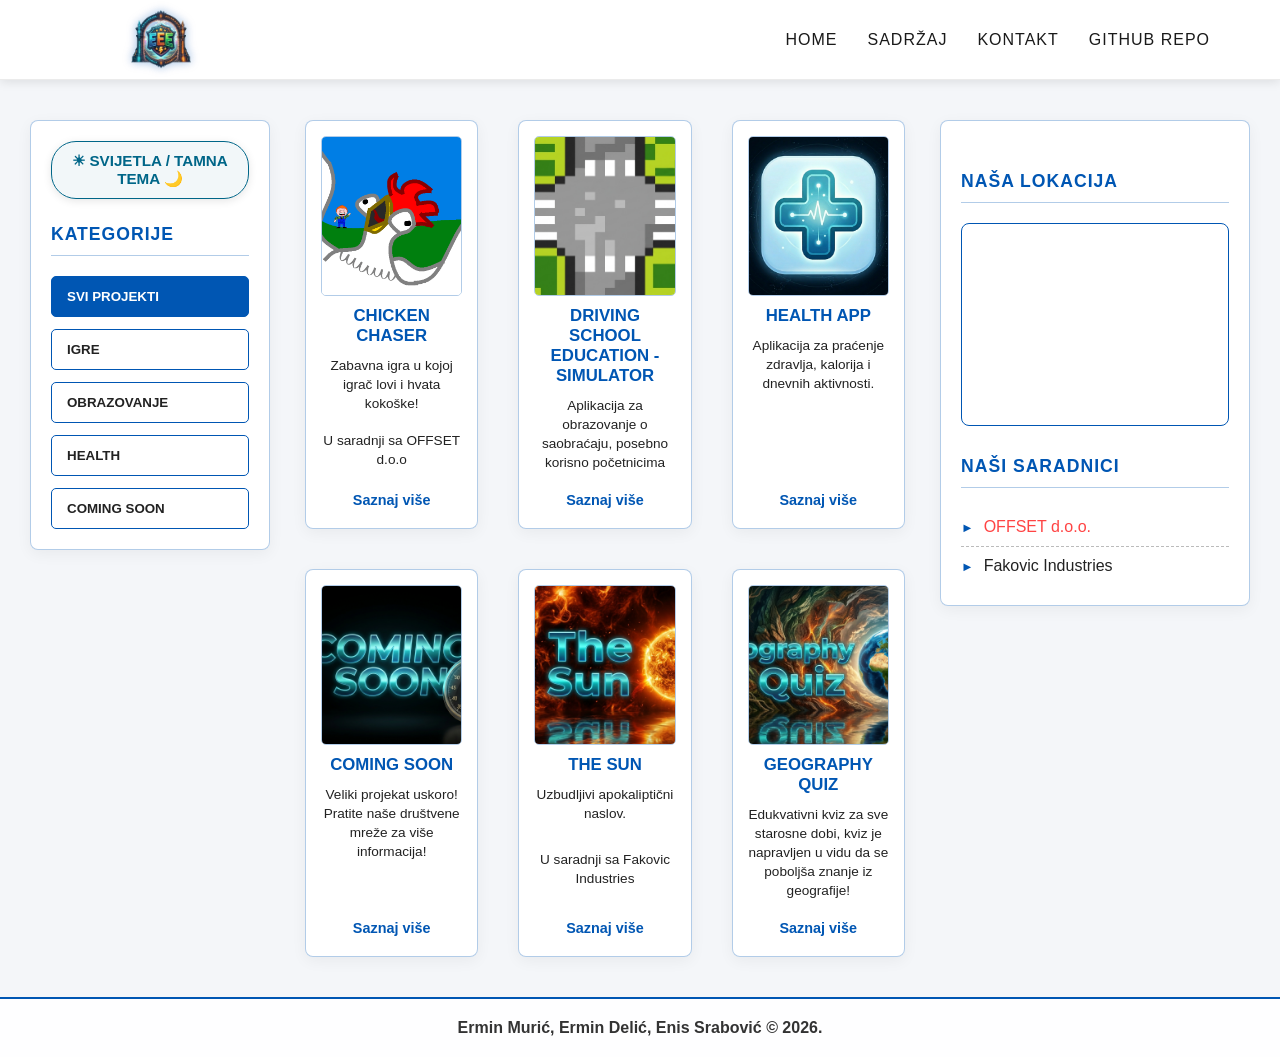
<file: index.html>
<!-- DOCTYPE - Govori browser-u da je ovo HTML5 dokument. Mora biti na početku fajla -->
<!DOCTYPE html>
<!-- root element cijelog HTML dokumenta. lang="bs" postavlja jezik na bosanski, što pomaže screen reader-ima i pretraživačima. -->
<html lang="bs">
<head>
    <!-- sadrži meta informacije o dokumentu koje se ne prikazuju na stranici -->
    <!-- omogućuje prikaz slova kao npr. č,ć,š,đ,ž,... -->
    <meta charset="UTF-8">
    <!-- kontroliše prikaz na mobilnim uređajima -->
    <meta name="viewport" content="width=device-width, initial-scale=1.0">
    <!-- spoj eksternog css fajla s ovim html-om -->
    <link rel="stylesheet" href="css/tptpstil.css">
    <!-- postavlja ikonu koja se prikazuje na browser tab-u -->
    <link rel="icon" type="png" href="images/logo_p.png">
    <!-- naslov stranice koji se prikazuje na tab-u -->
    <title>Welcome to EEE!</title>
</head>
<!-- glavni sadržaj stranice koji se prikazuje korisniku -->
<body class="pozadina">
    <!-- zaglavlje stranice koje sadrži navigaciju -->
    <header>
        <!-- navigacioni element koji sadrži linkove ka drugim stranicama -->
        <nav class="navbar">
            <div class="navigacija">
                <div class="logo">
                    <img src="images/logo1p.png" alt="Logo Firme" class="logo">
                </div>
                <!-- unordered lista za nagivacione linkove -->
                <ul class="nav-menu">
                    <li class="nav-item"><a href="index.html">Home</a></li>
                    <li class="nav-item"><a href="sadrzaj.html">Sadržaj</a></li>
                    <li class="nav-item"><a href="kontakt.html">Kontakt</a></li>
                    <li class="nav-item"><a href="https://github.com/ercc0/Grupa32-TPTP-2026" target="_blank">Github Repo</a></li>
                </ul>
                <!-- hamburger meni za mobilne uređaje -->
                <div class="hamburger" id="hamburger"> 
                    <!-- tri horizontalne linije koje formiraju hamburger ikonu -->
                    <span class="bar"></span>
                    <span class="bar"></span>
                    <span class="bar"></span>
                </div>
            </div>
        </nav>
    </header>

    <!-- glavni sadržaj stranice -->
    <main class="main">
        <!-- lijevi sidebar sa filterima i dugmetom za temu -->
        <aside class="sidebar-lijevo">
            <!-- dugme za promjenu teme između dark i light mode-a -->
            <button id="tema-toggle" class="btn theme-btn">☀ Svijetla / Tamna tema 🌙</button>
            <h3>Kategorije</h3>
            <!-- container za filter buttone -->
            <div class="filter-kategorije">
                <!-- filter buttone za prikaz različitih tipova projekata -->
                <button class="btn active" data-filter="sve">Svi Projekti</button>
                <!-- kategorije se filtriraju koristeći CSS display property i JavaScript -->
                <button class="btn" data-filter="igre">Igre</button>
                <button class="btn" data-filter="obrazovanje">Obrazovanje</button>
                <button class="btn" data-filter="health">Health</button>
                <button class="btn" data-filter="coming-soon">Coming soon</button>
            </div>
        </aside>

        <!--glavna sekcija sa karticama projekata -->
        <section class="main-sadrzaj">
            <div class="kartice-grid">
                <div class="kartica igre">
                    <img src="images/chickenChaser.png" alt="chickenChaser">
                    <h3>Chicken Chaser</h3>
                    <p>Zabavna igra u kojoj igrač lovi i hvata kokoške!</p>
                    <p>U saradnji sa OFFSET d.o.o</p>
                    <a href="https://offset-corp.netlify.app/products" target="_blank" class="kartica-link">Saznaj više</a>
                </div>
                <div class="kartica obrazovanje">
                    <img src="images/saobracaj1.png" alt="Saobracaj">
                    <h3>Driving School Education - Simulator</h3>
                    <p>Aplikacija za obrazovanje o saobraćaju, posebno korisno početnicima</p>
                    <a href="https://driver.ba/testovi" target="_blank" class="kartica-link">Saznaj više</a>
                </div>
                <div class="kartica health">
                    <img src="images/plus.png" alt="Health projekat">
                    <h3>Health App</h3>
                    <p>Aplikacija za praćenje zdravlja, kalorija i dnevnih aktivnosti.</p>
                    <a href="https://www.who.int/" target="_blank" class="kartica-link">Saznaj više</a>
                </div>
                <div class="kartica coming-soon">
                    <img src="images/soon.png" alt="Uskoro projekat">
                    <h3>Coming soon</h3>
                    <p>Veliki projekat uskoro! Pratite naše društvene mreže za više informacija!</p>
                    <a href="https://www.instagram.com/eeefiirm/" target="_blank" class="kartica-link">Saznaj više</a>
                </div>
                <div class="kartica igre">
                    <img src="images/sun.png" alt="Igra projekat">
                    <h3>The Sun</h3>
                    <p>Uzbudljivi apokaliptični naslov.</p>
                    <p>U saradnji sa Fakovic Industries</p>
                    <a href="https://en.wikipedia.org/wiki/Sun" target="_blank" class="kartica-link">Saznaj više</a>
                </div>
                <div class="kartica obrazovanje">
                    <img src="images/kviz.png" alt="Obrazovanje projekat">
                    <h3>Geography Quiz</h3>
                    <p>Edukvativni kviz za sve starosne dobi, kviz je napravljen u vidu da se poboljša znanje iz geografije!</p>
                    <a href="https://www.sporcle.com/games/category/geography" target="_blank" class="kartica-link">Saznaj više</a>
                </div>
            </div>
        </section>

        <!-- Desni sidebar sa mapom i saradnicima -->
        <aside class="sidebar-desno">
            <h3 class="margina-top">Naša Lokacija</h3>
            <!-- Container za Google Maps -->
            <div class="mapa-kontejner">
                <iframe src="https://www.google.com/maps/embed?pb=!1m18!1m12!1m3!1d710.9757062394577!2d18.675298038022987!3d44.53762222002684!2m3!1f0!2f0!3f0!3m2!1i1024!2i768!4f13.1!3m3!1m2!1s0x475ead228fafffff%3A0xb330cc1b40a195a2!2sCollege%20of%20Electrical%20Engineering%20Tuzla!5e0!3m2!1sen!2sba!4v1778004937532!5m2!1sen!2sba" width="600" height="450" style="border:0;" allowfullscreen="" loading="lazy" referrerpolicy="no-referrer-when-downgrade"></iframe>
            </div>
            <!-- Sekcija za saradnike-->
            <h3 class="margina-top">Naši Saradnici</h3>
            <ul class="saradnici-lista">
                <li><a href="https://offset-corp.netlify.app/" target="_blank" class="link">OFFSET d.o.o.</a></li>
                <li>Fakovic Industries</li>
            </ul>
        </aside>
    </main>

    <footer class="footer">
        <b>Ermin Murić, Ermin Delić, Enis Srabović &copy; 2026. </b>
    </footer>
    <script src="js/tptpskripte.js"></script>
</body>
</html>
</file>
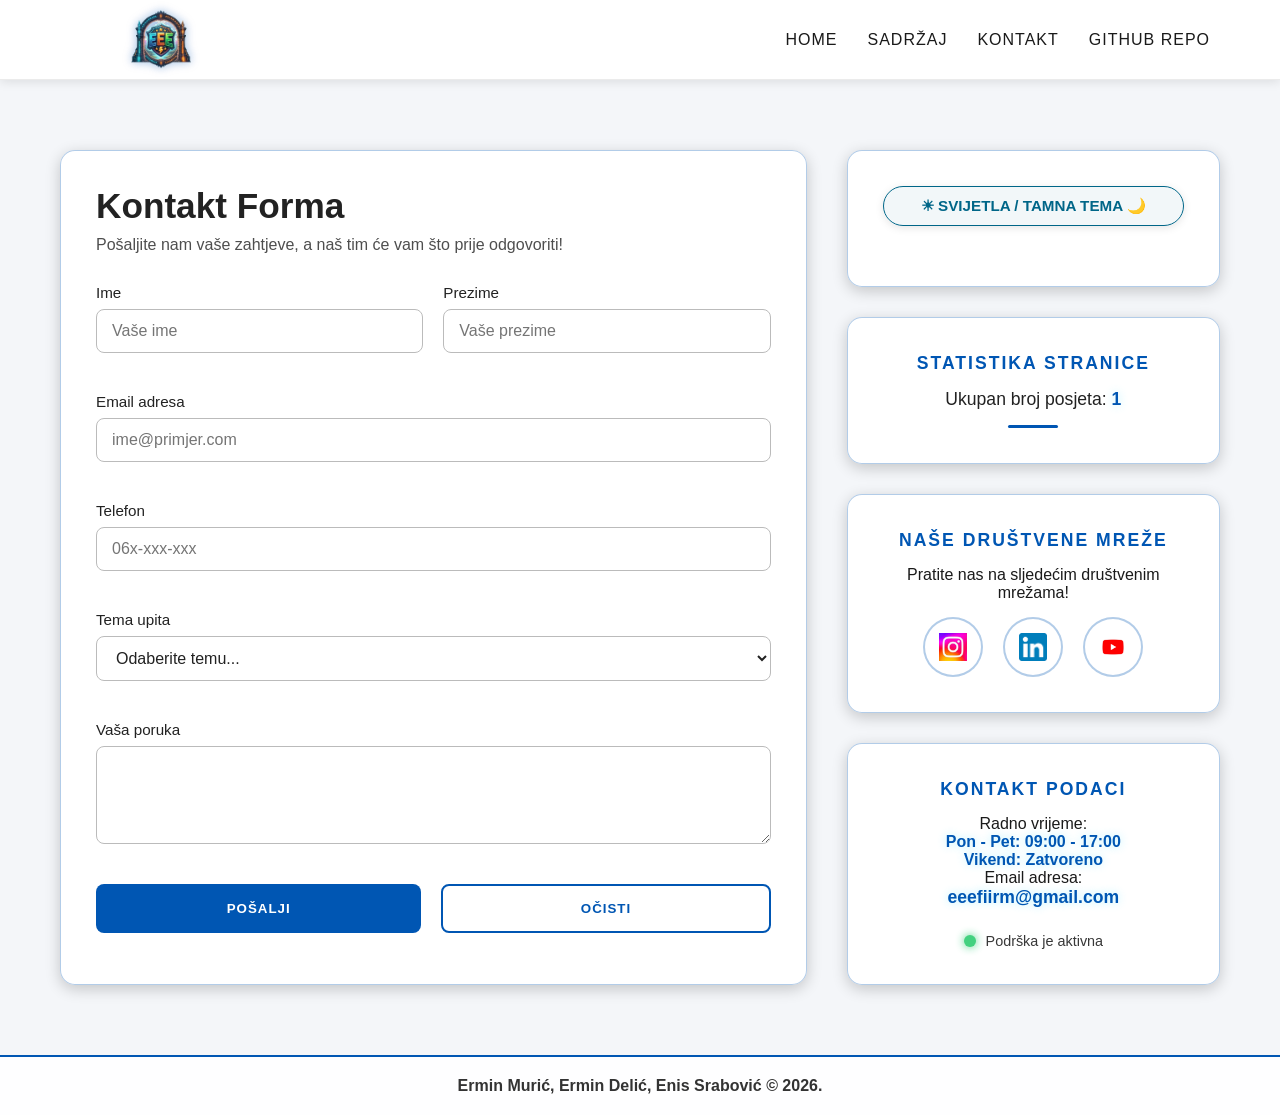
<file: kontakt.html>
<!-- DOCTYPE - Govori browser-u da je ovo HTML5 dokument. Mora biti na početku fajla. Bez ovoga, browser može ući u "quirks mode" što uzrokuje probleme sa prikazom. -->
<!DOCTYPE html>
<!-- <html lang="bs"> - Root element cijelog HTML dokumenta. lang="bs" postavlja jezik na bosanski, što pomaže screen reader-ima i pretraživačima. -->
<html lang="bs">
<head>
    <!-- <head> - Sadrži meta informacije o dokumentu koje se ne prikazuju na stranici. Ove informacije koriste browser-i i pretraživači. -->
    <!-- Meta tag za encoding - UTF-8 podržava sve jezike i specijalne karaktere. Bez ovoga, neki karakteri mogu biti prikazani pogrešno. -->
    <meta charset="UTF-8">
    <!-- Viewport meta tag - Kontroliše prikaz na mobilnim uređajima. width=device-width - stranica prati širinu ekrana, initial-scale=1.0 - bez zoom-a. Bez ovoga, mobilni browser-i prikazuju desktop verziju. -->
    <meta name="viewport" content="width=device-width, initial-scale=1.0">
    <!-- Link ka CSS fajlu - Učitava stilove za stranicu. css/tptpstil.css sadrži sve CSS klase za dizajn. -->
    <link rel="stylesheet" href="css/tptpstil.css">
    <!-- Favicon link - Postavlja ikonu koja se prikazuje u browser tab-u. Bez ovoga, browser koristi default ikonu. -->
    <link rel="icon" type="png" href="images/logo_p.png">
    <!-- <title> - Naslov stranice koji se prikazuje u tab-u. Važno za SEO i korisničko iskustvo. "Contact" deskriptivno označava da je ovo kontakt stranica. -->
    <title>Contact</title>
</head>
<!-- <body> - Glavni sadržaj stranice koji se prikazuje korisniku. class="pozadina" postavlja pozadinsku sliku i layout preko CSS-a na cijeloj stranici. -->
<body class="pozadina">
    <!-- <header> - Zaglavlje stranice koje sadrži navigaciju. Semantički element za SEO i pristupačnost. -->
    <header>
        <!-- <nav> - Navigacioni element koji sadrži linkove ka drugim stranicama. Pomaže screen reader-ima. class="navbar" - CSS klasa za stilizovanje. -->
        <nav class="navbar">
            <!-- Kontejner za logo i meni stavke. Koristi flexbox za horizontalno poravnanje. -->
            <div class="navigacija">
                <!-- Logo firme - Koristi se za brendiranje i kao link ka početnoj stranici. -->
                <div class="logo">
                    <!-- Slika loga. src="images/logo1p.png" - putanja do slike. alt="Logo Firme" - tekst za screen reader-e ako se slika ne učita. -->
                    <img src="images/logo1p.png" alt="Logo Firme" class="logo">
                </div>
                <!-- <ul> - Neuređena lista sa navigacionim linkovima. class="nav-menu" - CSS klasa za horizontalni meni. Lista je semantički ispravna za navigaciju. -->
                <ul class="nav-menu">
                    <!-- Navigacione stavke sa linkovima ka različitim stranicama sajta. Svaka stavka ima href ka odgovarajućoj HTML stranici. -->
                    <li class="nav-item"><a href="index.html">Home</a></li>
                    <li class="nav-item"><a href="sadrzaj.html">Sadržaj</a></li>
                    <li class="nav-item"><a href="kontakt.html">Kontakt</a></li>
                    <!-- Eksterni link ka GitHub repozitoriju projekta. href počinje sa https:// što znači da je eksterni link. -->
                    <li class="nav-item"><a href="https://github.com/ercc0/Grupa32-TPTP-2026">Github Repo</a></li>
                </ul>
                <!-- Hamburger meni za mobilne uređaje. id="hamburger" - JavaScript koristi ovaj ID za toggle funkcionalnost. Vidljiv samo na malim ekranima (CSS media query). -->
                <div class="hamburger" id="hamburger"> 
                    <!-- Tri horizontalne linije koje formiraju hamburger ikonu. CSS ih stilizuje kao animirane bar-ove. -->
                    <span class="bar"></span>
                    <span class="bar"></span>
                    <span class="bar"></span>
                </div>
            </div>
        </nav>
    </header>

    <!-- <main> - Glavni sadržaj stranice. class="kontakt-glavni-okvir" postavlja grid layout sa dvije kolone (forma i sidebar info). Označava primarni sadržaj za SEO. -->
    <main class="kontakt-glavni-okvir">
        <!-- <section> - Sekcija koja sadrži kontakt formu. class="kontakt-sekcija-forme kontakt-box" - CSS klase za stilizovanje i animaciju. -->
        <section class="kontakt-sekcija-forme kontakt-box">
            <!-- Glavni naslov stranice. <h1> - Najvažniji heading, koristi se za SEO. class="kontakt-naslov" - CSS klasa za stilizovanje. -->
            <h1 class="kontakt-naslov">Kontakt Forma</h1>
            <!-- Podnaslov koji objašnjava svrhu forme i poziva korisnika da kontaktira. -->
            <p class="kontakt-podnaslov">Pošaljite nam vaše zahtjeve, a naš tim će vam što prije odgovoriti!</p>

            <!-- <form> - HTML forma za unos podataka. id="kontaktForma" - JavaScript koristi ovaj ID za validaciju i submit. novalidate - Onemogućava built-in browser validaciju jer koristimo custom JavaScript. -->
            <form id="kontaktForma" novalidate>
                <!-- Kontejner za ime i prezime u istom redu. class="kontakt-red" - CSS klasa za flex layout. -->
                <div class="kontakt-red">
                    <!-- Kontejner za input polje i labelu. class="kontakt-grupa" - CSS klasa za stilizovanje grupe. -->
                    <div class="kontakt-grupa">
                        <!-- <label> - Labela za input polje. for="ime" - Povezuje labelu sa input-om (poboljšava pristupačnost). -->
                        <label for="ime" class="kontakt-labela">Ime</label>
                        <!-- <input> - Input polje za tekst. id="ime" - JavaScript koristi ovaj ID za validaciju. type="text" - Akceptuje samo tekst. placeholder - Hint tekst koji se prikazuje kada je polje prazno. -->
                        <input type="text" id="ime" class="kontakt-input" placeholder="Vaše ime">
                        <!-- Span za prikaz poruka greške. JavaScript popunjava ovaj element kada validacija fail-uje. -->
                        <span class="kontakt-greska-poruka"></span>
                    </div>
                    <div class="kontakt-grupa">
                        <label for="prezime" class="kontakt-labela">Prezime</label>
                        <input type="text" id="prezime" class="kontakt-input" placeholder="Vaše prezime">
                        <span class="kontakt-greska-poruka"></span>
                    </div>
                </div>

                <!-- Email input polje sa type="email" - browser automatski validira email format. -->
                <div class="kontakt-grupa">
                    <label for="email" class="kontakt-labela">Email adresa</label>
                    <input type="email" id="email" class="kontakt-input" placeholder="ime@primjer.com">
                    <span class="kontakt-greska-poruka"></span>
                </div>

                <!-- Telefonski broj - type="text" jer telefonski brojevi mogu sadržavati znakove kao "-" i razmake. -->
                <div class="kontakt-grupa">
                    <label for="telefon" class="kontakt-labela">Telefon</label>
                    <input type="text" id="telefon" class="kontakt-input" placeholder="06x-xxx-xxx">
                    <span class="kontakt-greska-poruka"></span>
                </div>

                <!-- Tema upita - Dropdown meni za odabir razloga kontaktiranja. -->
                <div class="kontakt-grupa">
                    <label for="tema" class="kontakt-labela">Tema upita</label>
                    <!-- <select> - Dropdown meni za odabir opcija. id="tema" - JavaScript koristi ovaj ID za validaciju. -->
                    <select id="tema" class="kontakt-select">
                        <!-- Default opcija bez vrijednosti - korisnik mora odabrati nešto specifično. -->
                        <option value="">Odaberite temu...</option>
                        <!-- Specifične opcije za temu upita. value atribut se koristi u formi za identifikaciju. -->
                        <option value="saradnja">Poslovna saradnja</option>
                        <option value="podrska">Tehnička podrška</option>
                    </select>
                    <span class="kontakt-greska-poruka"></span>
                </div>

                <!-- Poruka od korisnika - Višelinijsko tekstualno polje. -->
                <div class="kontakt-grupa">
                    <label for="poruka" class="kontakt-labela">Vaša poruka</label>
                    <!-- <textarea> - Višelinijsko tekstualno polje. id="poruka" - JavaScript koristi ovaj ID. rows="4" - Postavlja početnu visinu na 4 reda. -->
                    <textarea id="poruka" class="kontakt-textarea" rows="4"></textarea>
                    <span class="kontakt-greska-poruka"></span>
                </div>

                <!-- Kontejner za dugmad forme. class="kontakt-dugmad" - CSS klasa za flex layout dugmadi sa gap-om. -->
                <div class="kontakt-dugmad">
                    <!-- Submit dugme - Šalje formu kada se klikne. type="submit" - Pokreće submit event forme. -->
                    <button type="submit" class="btn-posalji">POŠALJI</button>
                    <!-- Reset dugme - Čisti formu bez slanja. type="button" - Sprječava default submit ponašanje. id="resetDugme" - JavaScript koristi ovaj ID za funkcionalnost. -->
                    <button type="button" id="resetDugme" class="btn-reset">Očisti</button>
                </div>
            </form>

            <!-- Kontejner za uspjeh poruku nakon slanja forme. id="uspjehBox" - JavaScript koristi ovaj ID za prikaz/sakrivanje. style="display: none;" - Sakriven po default-u, prikazuje se nakon uspješnog slanja. -->
            <div id="uspjehBox" class="kontakt-uspjeh-okvir" style="display: none;">
                <!-- Element za prikaz personalizovane uspjeh poruke. id="uspjehPorukaText" - JavaScript popunjava ovaj paragraf sa imenom korisnika. -->
                <p id="uspjehPorukaText"></p>
            </div>
        </section>

        <!-- <aside> - Desni sidebar sa dodatnim informacijama. class="kontakt-sekcija-info" - CSS klasa za vertikalni layout. Označava sekundarni sadržaj. -->
        <aside class="kontakt-sekcija-info">
            <!-- Box sa dugmetom za promjenu teme. -->
            <div class="kontakt-box">
                <!-- Dugme za promjenu teme između dark i light mode-a. id="tema-toggle" - JavaScript koristi ovaj ID za funkcionalnost. style="width: 100%;" - Inline stil za punu širinu. Emoji-ji za vizuelnu indikaciju. -->
                <button id="tema-toggle" class="btn theme-btn" style="width: 100%;">☀ Svijetla / Tamna tema 🌙</button>
            </div>

            <!-- Box sa statistikom posjeta stranice. -->
            <div class="kontakt-statistika-box kontakt-box">
                <!-- Naslov sekcije sa statistikom. -->
                <h3 class="info-naslov">Statistika stranice</h3>
                <!-- Prikaz broja posjeta. id="brojac-posjeta" - JavaScript popunjava ovaj element sa brojem. class="neon-text" - CSS klasa za neon efekat na broju. -->
                <p class="statistika-tekst">Ukupan broj posjeta: <strong id="brojac-posjeta" class="neon-text">0</strong></p>
                <!-- Dekorativna linija ispod statistike. -->
                <div class="statistika-linija"></div>
            </div>

            <!-- Box sa društvenim mrežama. -->
            <div class="kontakt-mreze-box kontakt-box rastegni-box">
                <!-- Naslov sekcije sa mrežama. -->
                <h3 class="info-naslov">Naše Društvene Mreže</h3>
                <!-- Tekst koji poziva korisnika da prati. -->
                <p class="podnaslov-mreze">Pratite nas na sljedećim društvenim mrežama!</p>
                <!-- Kontejner za ikone društvenih mreža. class="ikone-vertikalno" - CSS klasa za hori
                zontalni layout ikona. -->
                <div class="ikone-vertikalno">
                    <!-- Link ka Instagram profilu. target="_blank" - Otvara u novom tabu. class="mreza-link" - CSS klasa za stilizovanje linka kao kruga. -->
                    <a href="https://www.instagram.com/eeefiirm" target="_blank" class="mreza-link"><img src="images/instagram.png" alt="Instagram"></a>
                    <!-- Link ka LinkedIn-u. -->
                    <a href="https://www.linkedin.com/in/eee-firm-065982409/?isSelfProfile=true" target="_blank" class="mreza-link"><img src="images/LN.png" alt="linkedin"></a>
                    <!-- Link ka YouTube kanalu sa ID-om kanala. -->
                    <a href="https://www.youtube.com/channel/UCuNmVz0BySKg9_gNVGwnv-A" target="_blank" class="mreza-link"><img src="images/youtube.png" alt="Youtube"></a>
                </div>
            </div>

            <!-- Box sa dodatnim kontakt informacijama. -->
            <div class="kontakt-info-dodatno kontakt-box">
                <!-- Naslov sekcije sa kontakt podacima. -->
                <h3 class="info-naslov">Kontakt Podaci</h3>
                <!-- Sekcija sa radnim vremenima. -->
                <div class="info-stavka">
                    <p class="podnaslov-mreze">Radno vrijeme:</p>
                    <!-- Radno vrijeme sa neon efektom za istaknute informacije. -->
                    <p class="neon-text">Pon - Pet: 09:00 - 17:00</p>
                    <p class="neon-text">Vikend: Zatvoreno</p>
                </div>
                <!-- Sekcija sa email adresom. -->
                <div class="info-stavka">
                    <p class="podnaslov-mreze">Email adresa:</p>
                    <!-- Email link koji otvara Gmail compose prozor. href sadrži Google Mail URL sa pre-filled "to" adresom. -->
                    <a href="https://mail.google.com/mail/?view=cm&fs=1&to=eeefiirm@gmail.com" target="_blank" class="neon-text email-link">eeefiirm@gmail.com</a>
                </div>
                <!-- Indikator statusa podrške. -->
                <div class="status-podrske">
                    <!-- Zelena tačka koja pulsira (CSS animacija). class="tacka-online" - CSS klasa sa animacijom. -->
                    <span class="tacka-online"></span> Podrška je aktivna
                </div>
            </div>
        </aside>
    </main>

    <!-- <footer> - Donji dio stranice sa autorskim pravima. class="footer" - CSS klasa za stilizovanje. Označava kraj stranice za SEO i pristupačnost. -->
    <footer class="footer">
        <!-- Copyright informacija sa imenima autora i godinom. <b> - Bold tekst za istaknute informacije. &copy; - HTML entity za copyright simbol. -->
        <b>Ermin Murić, Ermin Delić, Enis Srabović &copy; 2026. </b>
    </footer>
    <!-- <script> - Učitava JavaScript fajl za interaktivnost stranice. src="js/tptpskripte.js" - Putanja do JavaScript fajla. Script na kraju body-a osigurava da se učita nakon HTML-a, što poboljšava performanse i sprječava greške. -->
    <script src="js/tptpskripte.js"></script>
</body>
</html>
</file>
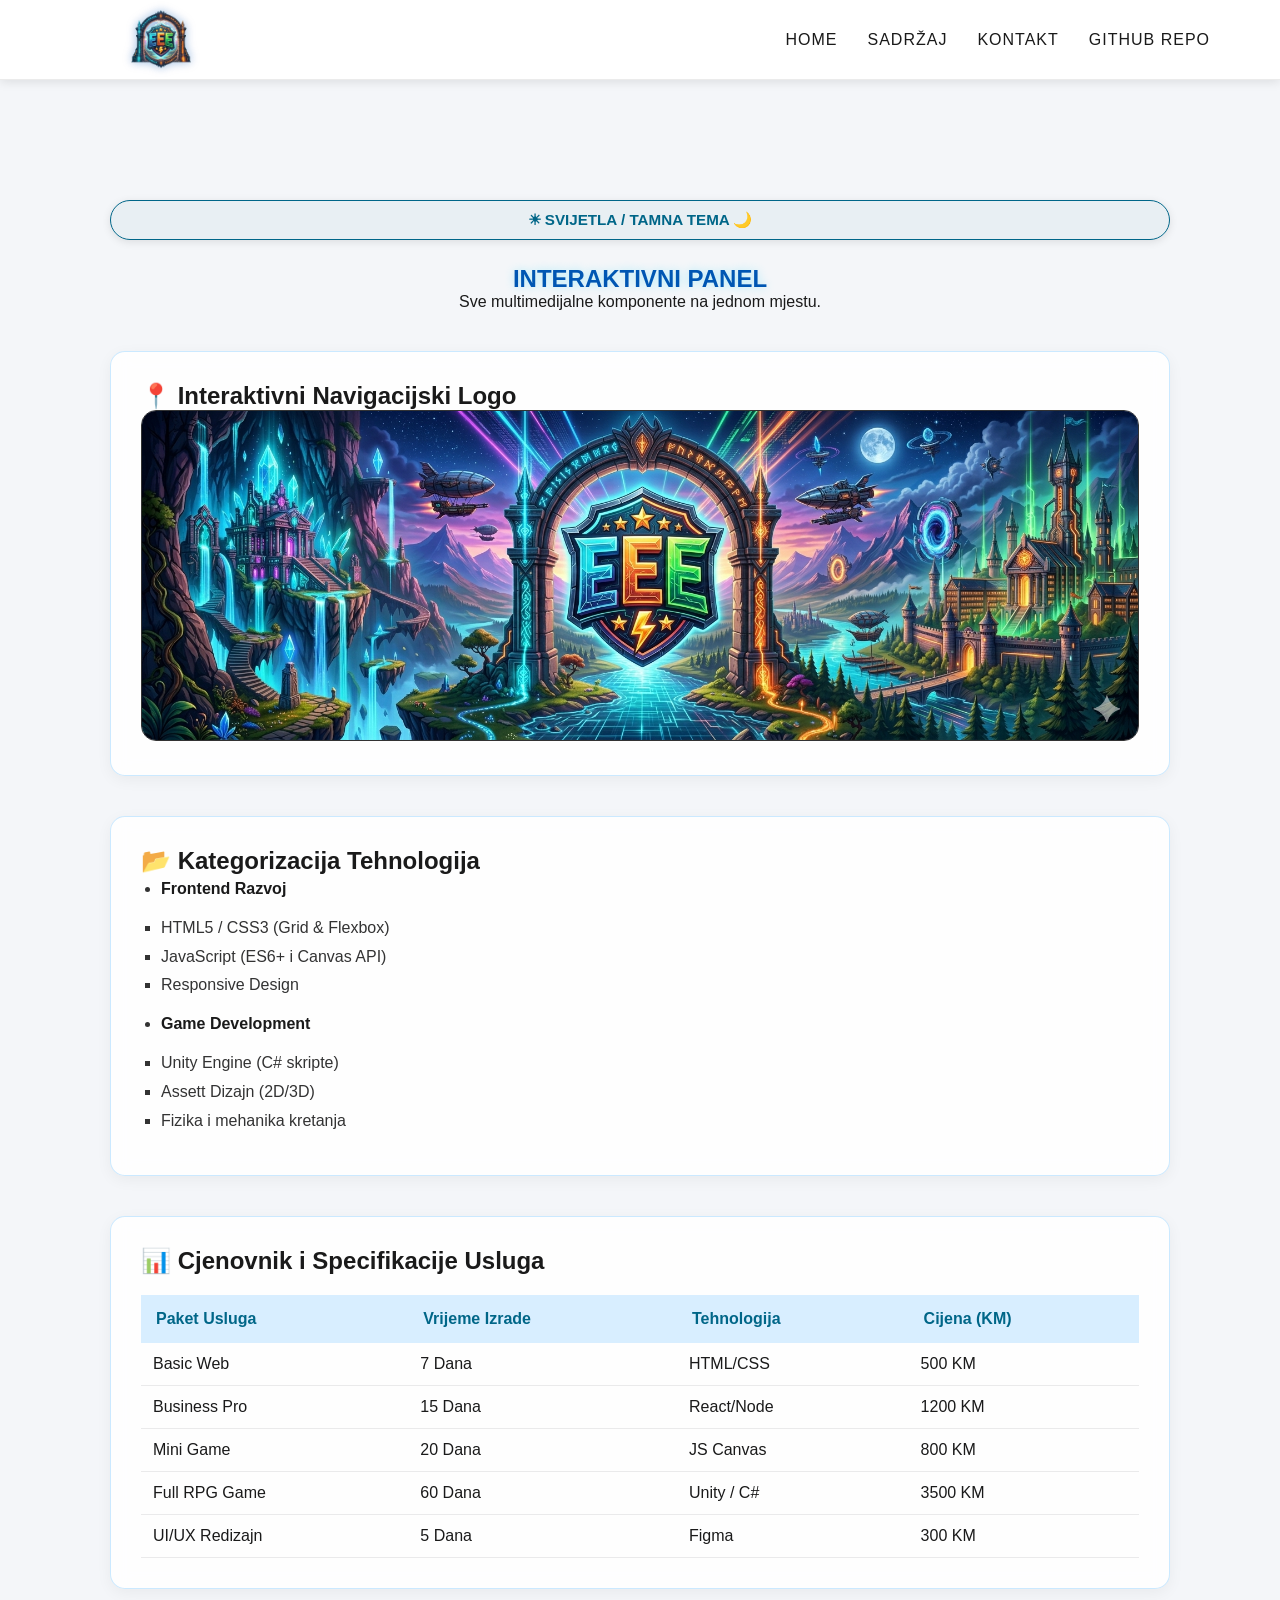
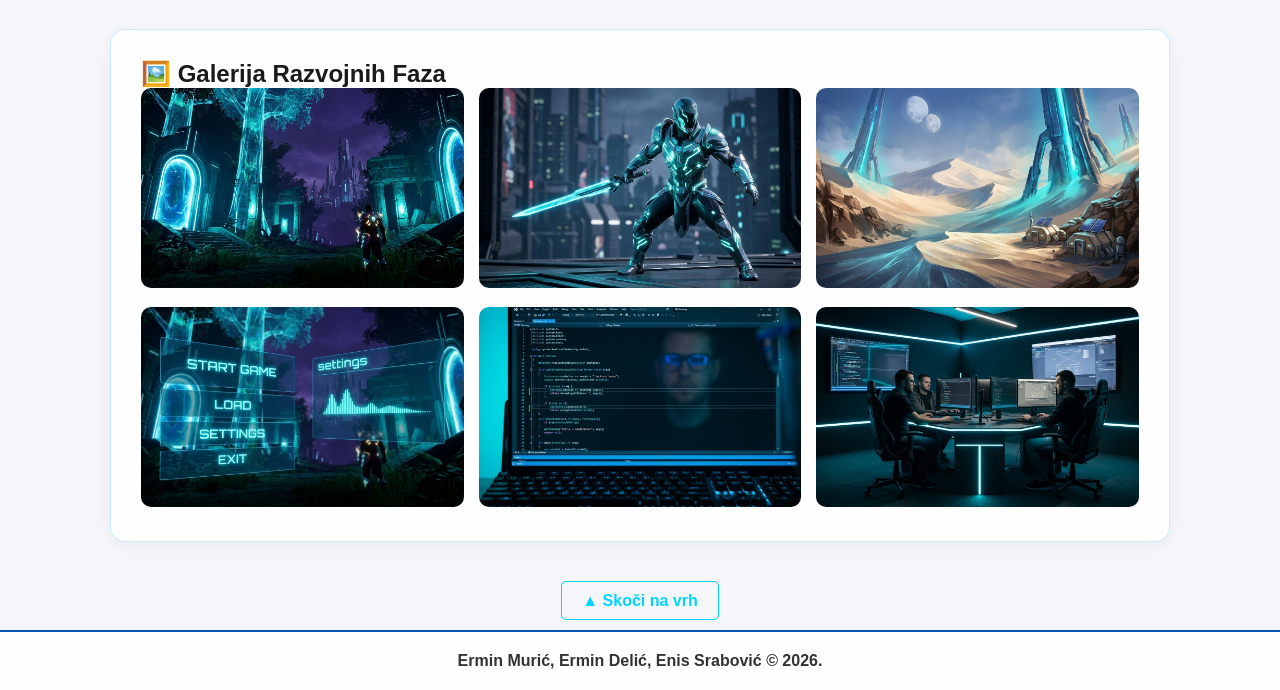
<file: sadrzaj.html>
<!DOCTYPE html>
<html lang="bs">
<head>
    <meta charset="UTF-8">
    <meta name="viewport" content="width=device-width, initial-scale=1.0">
    <link rel="stylesheet" href="css/tptpstil.css"> <link rel="icon" type="png" href="images/logo_p.png">
    <title>Sadržaj - EEE Gaming</title>
</head>
<body class="sadrzaj-body">
    <div id="vrh"></div>

    <header>
        <nav class="navbar">
            <div class="navigacija">
                <div class="logo"><img src="images/logo1p.png" alt="Logo" class="logo"></div>
                <ul class="nav-menu">
                    <li class="nav-item"><a href="index.html">Home</a></li>
                    <li class="nav-item"><a href="sadrzaj.html">Sadržaj</a></li>
                    <li class="nav-item"><a href="kontakt.html">Kontakt</a></li>
                    <li class="nav-item"><a href="https://github.com/ercc0/Grupa32-TPTP-2026" target="_blank">Github Repo</a></li>
                </ul>
            </div>
        </nav>
    </header>

    <main class="sadrzaj-kontejner">
        
        <section class="sadrzaj-hero">
            <button id="tema-toggle" class="btn theme-btn">☀ Svijetla / Tamna tema 🌙</button>
            <h1 id="hero-title" class="neon-text">INTERAKTIVNI PANEL</h1>
            <p>Sve multimedijalne komponente na jednom mjestu.</p>
        </section>

        <section class="glass-sekcija">
            <h2>📍 Interaktivni Navigacijski Logo</h2>
            <div class="mapa-centar">
                <img src="images/glavnilogo.png" usemap="#mapa-firme" alt="Glavni logo firme sa klikabilnim zonama" class="img-mapa">
                <map name="mapa-firme">
                    <area shape="rect" coords="0,0,250,500" alt="Početna" href="index.html">
                    <area shape="rect" coords="500,0,1000,500" alt="Kontakt" href="kontakt.html">
                </map>
            </div>
        </section>

        <section class="glass-sekcija">
            <h2>📂 Kategorizacija Tehnologija</h2>
            <ul class="glavna-lista">
                <li><strong>Frontend Razvoj</strong>
                    <ul>
                        <li>HTML5 / CSS3 (Grid & Flexbox)</li>
                        <li>JavaScript (ES6+ i Canvas API)</li>
                        <li>Responsive Design</li>
                    </ul>
                </li>
                <li><strong>Game Development</strong>
                    <ul>
                        <li>Unity Engine (C# skripte)</li>
                        <li>Assett Dizajn (2D/3D)</li>
                        <li>Fizika i mehanika kretanja</li>
                    </ul>
                </li>
            </ul>
        </section>

        <section class="glass-sekcija">
            <h2>📊 Cjenovnik i Specifikacije Usluga</h2>
            <div class="tabela-scroll">
                <table class="moderna-tabela">
                    <thead>
                        <tr>
                            <th>Paket Usluga</th>
                            <th>Vrijeme Izrade</th>
                            <th>Tehnologija</th>
                            <th>Cijena (KM)</th>
                        </tr>
                    </thead>
                    <tbody>
                        <tr>
                            <td>Basic Web</td>
                            <td>7 Dana</td>
                            <td>HTML/CSS</td>
                            <td>500 KM</td>
                        </tr>
                        <tr>
                            <td>Business Pro</td>
                            <td>15 Dana</td>
                            <td>React/Node</td>
                            <td>1200 KM</td>
                        </tr>
                        <tr>
                            <td>Mini Game</td>
                            <td>20 Dana</td>
                            <td>JS Canvas</td>
                            <td>800 KM</td>
                        </tr>
                        <tr>
                            <td>Full RPG Game</td>
                            <td>60 Dana</td>
                            <td>Unity / C#</td>
                            <td>3500 KM</td>
                        </tr>
                        <tr>
                            <td>UI/UX Redizajn</td>
                            <td>5 Dana</td>
                            <td>Figma</td>
                            <td>300 KM</td>
                        </tr>
                    </tbody>
                </table>
            </div>
        </section>

        <section class="glass-sekcija">
            <h2>🖼️ Galerija Razvojnih Faza</h2>
            <div class="galerija-grid">
                <div class="galerija-item"><img src="images/slika1.png" alt="Prikaz RPG level dizajna u mraku"></div>
                <div class="galerija-item"><img src="images/slika2.png" alt="3D model glavnog karaktera u T-pose"></div>
                <div class="galerija-item"><img src="images/slika3.png" alt="Koncept art pustinjskog grada"></div>
                <div class="galerija-item"><img src="images/slika4.png" alt="UI dizajn glavnog menija za mobilnu igru"></div>
                <div class="galerija-item"><img src="images/slika5.png" alt="Prikaz čistog koda u VS Code editoru"></div>
                <div class="galerija-item"><img src="images/slika6.png" alt="Timski rad u uredu na novom projektu"></div>
            </div>
        </section>

        <div class="jump-top">
            <a href="#vrh" class="btn-top">▲ Skoči na vrh</a>
        </div>
    </main>

    <footer class="footer">
        <b>Ermin Murić, Ermin Delić, Enis Srabović &copy; 2026.</b>
    </footer>

    <script src="js/tptpskripte.js"></script>  </body>
</html>
</file>
<file: css/tptpstil.css>
/*===========================MURIJA==========================*/

/* ==========================================================================
   ZAJEDNIČKI STILOVI (Koriste se na svim stranicama)
   ========================================================================== */

:root {
    /* Glavne boje i varijable (Dark Mode default)
       --neon-plava je neon plava boja (#00d4ff), koristi se za highlights i akcije.
       Ove varijable se koriste u svim CSS pravilima umjesto direktnih vrijednosti boja.
       Omogućava jednostavnu promjenu teme - mijenja se samo :root i light-mode, sve boje se automatski ažuriraju. */
    --neon-plava: #00d4ff;
    --bg-tamna: rgba(18, 24, 38, 0.95);
    --tekst-svijetli: #e0e0e0;
    --greska-boja: #ff4b2b;
    --uspjeh-boja: #2ecc71;
    --neon-sjena: rgba(0, 212, 255, 0.4);
    
    /* --staklo-boja je polu-providna bijela, --input-bg je pozadina input polja.
       Ove varijable stvaraju moderan "frozen glass" efekt sa blur i providnostima.
       Poboljšava vizuelni izgled, čini UI modernim i transparentnim. */
    --staklo-boja: rgba(255, 255, 255, 0.05);
    --staklo-ivica: rgba(0, 212, 255, 0.3);
    --input-bg: rgba(255, 255, 255, 0.05);
    --input-border: rgba(255, 255, 255, 0.1);
    
    /* Kontrolišu razmake i animacijske trajanja.
       --tranzicija je vrijeme animacije, --razmak-glavni je glavni razmak između sekcija.
       Omogućava brzu promjenu svih razmaka odjednom - idealno za responsive dizajn. */
    --tranzicija: 0.3s ease;
    --razmak-glavni: 35px;
    --razmak-kartice: 40px;
}

/* Kada body ima klasu "light-mode", svi CSS-i se automatski mijenjaju na svjetli izgled.
   Omogućava jednostavnu promjenu cijele teme sa: body.classList.toggle("light-mode").
   S ovim imamo dugme za promjenu teme bez tog da korisnik mora ručno refreshat stranicu. */
body.light-mode {
    --bg-tamna: rgba(255, 255, 255, 0.95);
    --neon-plava: #0056b3;
    --tekst-svijetli: #222222; /* Tamniji tekst za bolji kontrast */
    --neon-sjena: rgba(0, 86, 179, 0.2);
    --staklo-boja: rgba(245, 245, 245, 0.8);
    --staklo-ivica: rgba(0, 86, 179, 0.3);
    --input-bg: #ffffff;
    --input-border: #bbbbbb;
}

/* "*" parametar zapravo pristupa svim elementima na stranici i ponaša
    se kao globalni reset za marginu, padding i box-sizing. */
* {
    margin: 0; /* uklanja defaultne margine svih elemenata */
    padding: 0; /* uklanja defaultne paddinge svih elemenata */
    box-sizing: border-box; /* osigurava da padding i border budu ukljuceni u ukupnu širinu i visinu elemenata */
    font-family: 'Segoe UI', Roboto, Helvetica, Arial, sans-serif; /*fontovi koji se koriste na stranici*/
}

body {
    /* Osnovna boja pozadine stranice i teksta.
       Postavlja pozadinsku boju i boju teksta za cijelu stranicu.
       transition 0.4s omogućava glatku promjenu boja kada korisnik mjenja temu. */
    background-color: #1C2538;
    color: var(--tekst-svijetli);
    transition: background-color 0.4s ease, color 0.4s ease;
    /*--*/
    min-height: 100vh;
    display: flex;
    flex-direction: column;
}

/*ovo nam je klasa koja mijenja pozadinsku boju u svjetlu kada prebacimo na light mode*/
body.light-mode {
    background-color: #f4f4f9;
}

.pozadina {
    width: 100%; 
    min-height: 100vh; /* 100vh - 100% viewport height*/
    background: linear-gradient(rgba(0, 0, 0, 0.65), rgba(0, 0, 0, 0.4)), url('../images/glavnilogo.png') center/cover no-repeat fixed;
    /* linear-gradient - stvara gradijent od tamnije na vrhu do tamnije na dnu */
    /* url() - učitava logo sliku */
    /* center/cover - centrira sliku i pokriva cijeli kontejner */
    /* no-repeat fixed - slika se ne ponavlja i ostaje fiksirana pri scrollanju */
    display: flex; /* fleksibilan layout */
    flex-direction: column; /* layout postavlja vertikalno */
}

/* ===== NAVIGACIJA ===== */
.navbar {
    background-color: var(--bg-tamna);
    height: 80px;
    display: flex;
    justify-content: center;
    align-items: center;
    position: sticky; /* Ostaje na vrhu pri scrollanju */
    top: 0;
    z-index: 1000; /* Biti iznad svega ostaloga na stranici */
    border-bottom: 2px solid var(--neon-plava); /* Neon plava linija ispod */
    box-shadow: 0 4px 15px var(--neon-sjena); /* Sjena sa neon efektom */
    transition: var(--tranzicija); /* Glatka animacija pri promjeni teme */
}

.navigacija {
    display: flex;
    justify-content: space-between;
    align-items: center;
    width: 100%;
    max-width: 1200px;
    padding: 0 30px;
}

.logo {
    height: 60px; /*fiksna velicina logo-a da ograniči veličinu slike*/
    cursor: pointer; /*kursor mijenja u oblik kada se predje preko logo-a*/
    filter: drop-shadow(0 0 5px var(--neon-sjena)); /* neon sjena oko logo-a */
    transition: var(--tranzicija); /* animacija na hover */
}

.logo:hover {
    transform: scale(1.05); /*  povećava logo 5% u odnosu na orginalnu veličinu*/
}

/*klasa nav-menu i nav-item se odnose na navigacijske linkove*/
.nav-menu {
    display: flex; /*da se linkovi prikazuju jedan pored drugog*/
    list-style: none; /*uklanja oznake (bullets) sa liste*/
    align-items: center; /*centrira vertikalno linkove unutar navbara*/
}

.nav-item {
    margin-left: 30px; /*razmak izmedju linkova za 30px*/
}

.nav-item a {
    text-decoration: none; /*uklanja podvlačenje (underline ) sa linkova*/
    color: var(--tekst-svijetli); 
    font-weight: 600; /* debljina fonta */
    text-transform: uppercase; /*pretvara tekst na linkovima u velika slova*/
    letter-spacing: 1px; /* razmak između slova */
    transition: var(--tranzicija); /* animacija */
}

.nav-item a:hover {
    color: var(--neon-plava); 
    text-shadow: 0 0 10px rgba(0, 212, 255, 0.8); /* sjaj oko linka */
}

.hamburger {
    display: none; 
    flex-direction: column; 
    cursor: pointer; 
}

.bar {
    /* svaka od tri linije hamburger ikone. (te tri linije čine ham menu)*/
    width: 25px;
    height: 2px;
    background-color: var(--neon-plava); 
    margin: 5px 0; /* razmak između linija */
    transition: 0.4s; 
    box-shadow: 0 0 5px var(--neon-sjna); 
}

/* ===== FOOTER ===== */
.footer {
    color: var(--tekst-svijetli); 
    text-align: center; 
    padding: 20px 0; 
    background-color: var(--bg-tamna); 
    border-top: 2px solid var(--neon-plava); 
    width: 100%; 
    margin-top: auto; /* tjera da  footer bude na dnu */
    transition: var(--tranzicija); 
}

/* grupisali smo klase ovako da ne bi ponavljali isti kod te stedimo memorije i vremena */
.sidebar-lijevo, .sidebar-desno, .kartica, .kontakt-box, .sekcija-okvir {
    background: var(--bg-tamna); 
    backdrop-filter: blur(12px); 
    -webkit-backdrop-filter: blur(12px); /* efekat zamućenog stakla */
    border: 1px solid var(--staklo-ivica); /* Polu-providna granica */
    border-radius: 8px; /* zaobljeni uglovi */
    box-shadow: 0 4px 15px rgba(0, 0, 0, 0.2); 
    padding: 20px; /* unutarnji razmak */
    transition: var(--tranzicija); 
}

body.light-mode .sidebar-lijevo, 
body.light-mode .sidebar-desno, 
body.light-mode .kartica, 
body.light-mode .kontakt-box 
body.light-mode .sekcija-okvir {
    box-shadow: 0 4px 15px rgba(0, 0, 0, 0.05); /* blaža sjena */
}

.neon-text {
    color: var(--neon-plava); 
    text-shadow: 0 0 10px rgba(0, 212, 255, 0.3); 
    font-weight: bold; 
}



/* ==========================================================================
   STILOVI ZA POČETNU STRANICU (index.html)
   ========================================================================== */

.main {
    flex: 1; /* zauzima sve dostupno mjesto */
    width: 100%;
    max-width: 1700px; /* maksimalna širina */
    margin: 40px auto; /* vertikalni i horizontalni razmak */
    padding: 0 30px; /* horizontalni padding od ekrana */
    display: grid; /* CSS Grid layout */
    grid-template-columns: 240px 1fr 310px; /* Tri kolone: 240px, fleksibilna, 310px */
    gap: var(--razmak-glavni); /* Razmak između kolona (35px) */
    align-items: start; /* Počinje od vrha */
}

/* sadrzaj u sredini */
.main-sadrzaj {
    width: 100%;
}

/* Sidebar naslovi*/
.sidebar-lijevo h3, .sidebar-desno h3 {
    color: var(--neon-plava); 
    border-bottom: 1px solid var(--staklo-ivica); 
    padding-bottom: 10px; 
    margin-bottom: 20px; 
    text-transform: uppercase; 
    font-size: 1.1rem;
    letter-spacing: 1px; 
}
.margina-top { margin-top: 30px; }
.link { color: #ff4444; text-decoration: none; font-weight: normal; transition: var(--tranzicija); } /* OFFSET */
.link:hover { color: var(--neon-plava); }

.filter-kategorije {
    display: flex;
    flex-direction: column; /* vertikalno poredano */
    gap: 12px; /* razmak između dugmadi */
}

/* Button */
.btn {
    background-color: transparent; /* transparentna pozadina */
    color: var(--tekst-svijetli); 
    border: 1px solid var(--neon-plava); 
    padding: 12px 15px;
    cursor: pointer; 
    border-radius: 5px;
    font-weight: 600;
    text-transform: uppercase; 
    transition: var(--tranzicija); 
    text-align: left;
}

.btn:hover, .btn.active, .theme-btn {
    background-color: var(--neon-plava); 
    color: #121826; /* tamni tekst */
    box-shadow: 0 0 10px var(--neon-snja); 
}

/* Theme Button */
.theme-btn {
    width: 100%; 
    margin-bottom: 20px; 
    text-align: center; 
}

body.light-mode .btn:hover, body.light-mode .btn.active, body.light-mode .theme-btn {
    color: #ffffff;
}

.kartice-grid {
    display: grid;
    grid-template-columns: repeat(3, 1fr); /* 3 jednake kolone */
    gap: var(--razmak-kartice); /* razmak između kartice (40px) */
}

.kartica {

    display: flex;
    flex-direction: column; /* vertikalni raspored: slika, naslov, opis, link */
    justify-content: space-between; /* razmak između elemenata */
    align-items: center; 
    text-align: center;
    padding: 15px;
    opacity: 0; 
    animation: fadeInUp 0.6s ease-out forwards; /* animacija: fade in i slide up */
}

.kartica:hover {
    box-shadow: 0 8px 25px var(--neon-sjna); /* jača neon sjena */
    transform: translateY(-5px); 
}

.kartica img {
    width: 100%;
    height: 160px;
    object-fit: cover; /* pokriva container bez iskrivljavanja */
    border-radius: 5px; /* zaobljeni uglovi */
    margin-bottom: 10px;
    border: 1px solid var(--staklo-ivica);
}

.kartica h3 {
    margin-bottom: 10px;
    font-size: 1.05rem;
    color: var(--neon-plava); 
    text-transform: uppercase; 
}

.kartica p {
    margin-bottom: 15px;
    font-size: 0.85rem;
    color: var(--tekst-svijetli); 
    flex-grow: 1; /* zauzima dostupno mjesto */
    line-height: 1.4; /* spacing, razmak između linija */
}

.kartica-link {
    font-size: 0.9rem;
    color: var(--neon-plava); 
    text-decoration: none; 
    font-weight: bold;
    padding: 5px 10px;
    transition: var(--tranzicija); 
}

.kartica-link:hover {
    color: #fff; 
    text-shadow: 0 0 8px var(--neon-sja); 
}

.mapa-kontejner {
    position: relative;
    padding-bottom: 75%; 
    height: 0; 
    overflow: hidden; /* skriva sve što prelazi kontejner */
    border-radius: 8px; /* zaobljeni uglovi */
    border: 1px solid var(--neon-plava); 
}

.mapa-kontejner iframe {
    position: absolute;
    top: 0;
    left: 0;
    width: 100%; 
    height: 100%; 
    border: none; /* uklanja default iframe granicu */
}

.saradnici-lista {
    /* Uklanja bullet pointe sa liste. */
    list-style: none;
}

.saradnici-lista li {
    padding: 10px 0;
    border-bottom: 1px dashed var(--input-border); /* isprekidana granica */
    color: var(--tekst-svijetli);
    display: flex;
    align-items: center; /* vertikalno centriran */
}

.saradnici-lista li::before {
    content: "\25ba"; /* trougao ikona */
    color: var(--neon-plava);
    font-size: 0.8rem;
    margin-right: 10px; /* razmak od teksta */
}

.saradnici-lista li:last-child {
    border-bottom: none;
}

/* ==========================================================================
   ANIMACIJE I RESPONZIVNOST
   ========================================================================== */


/* Animacija Fade In Up */
@keyframes fadeInUp {
    /*Kartice počinju nevidljive pomjeraju se za 30px prema gore, zatim postaju vidljive. */
    from {
        opacity: 0; /* počinje nevidljiva */
        transform: translateY(30px); /* 30px prema dole*/
    }
    to {
        opacity: 1; /* postaje vidljiva */
        transform: translateY(0); /* vraća se na mjesto */
    }
}

/*dodati za kontakt.html animacije -------------------------------------------------------------*/ 

/* ===== RESPONSIVE DESIGN - Tablet (max 1024px) ===== */
@media screen and (max-width: 1024px) {
    .main {
        grid-template-columns: 200px 1fr 250px; /* manji sidebar */
        padding: 0 20px; /* manji padding */
    }

    /* kartice grid sa 2 kolone umjesto 3 */
    .kartice-grid {
        grid-template-columns: repeat(2, 1fr); /* 2 kolone umjesto 3 */
    }

    
    /* dodati za kontakt formu responsive ovdje */
}

/* ===== RESPONSIVE DESIGN - Mobilni (max 768px) ===== */
@media screen and (max-width: 768px) {
    .main {
        display: flex; /* Vertikalni raspored */
        flex-direction: column; /* Sve ispod jedne drugom */
        align-items: center;
    }

    .sidebar-lijevo, .main-sadrzaj, .sidebar-desno {
        width: 100%; 
        margin-bottom: 20px;
    }

    /* filter dugmad se raspoređuju horizontalno u redove */
    .filter-kategorije {
        flex-direction: row; /* horizontalno */
        flex-wrap: wrap; /* prelama na novi red */
    }

    /* svako filter dugme zauzima fleksibilni prostor */
    .filter-kategorije .btn {
        flex: 1; 
        text-align: center;
    }

    /* hamburger meni se prikazuje na mobilnom */
    .hamburger {
        display: flex; /* vidljivo */
    }

    .nav-menu {
        /* mobilni meni je sakriveni izvan ekrana lijevo. */ /* ovo je kada kliknemo na hamburger menu pa nam se sa lijeve strane prikaze menu */
        position: absolute; /* izvan dokumenta */
        top: 80px; 
        left: -100%; /* skriveno lijevo */
        flex-direction: column; 
        background-color: var(--bg-tamna); 
        width: 100%; /* Puna širina */
        height: calc(100vh - 80px); 
        transition: 0.4s ease-in-out; 
        border-top: 1px solid var(--staklo-ivica);
        justify-content: center; 
    }

    .nav-menu.active {
        left: 0; /* pojavljuje se na ekranu */
    }

    .nav-item {
        margin: 20px 0; 
    }

    .nav-item a {
        font-size: 1.3rem; 
    }
}

/* ===== RESPONSIVE DESIGN - Mali mobilni (max 600px) ===== */
@media screen and (max-width: 600px) {
    /* kartice u jednoj koloni */
    .kartice-grid {
        grid-template-columns: 1fr; /* samo jedna kolona */
    }

    /* dodati za kontakt ovdje */ 
   
}


/*=========================================================================================
------------------SRABA--------------------------------------------------------------------
===========================================================================================*/

/* ==========================================================================
   Stilovi za sadrzaj.html (Zadani tamni mod)
   ========================================================================== */

/* Stilovi za glavno tijelo (body) stranice Sadržaj */
.sadrzaj-body {
    background: #0a0e17; /* Postavlja tamno plavu/crnu pozadinu cijele stranice */
    color: white; /* Postavlja osnovnu boju teksta na bijelu */
    margin: 0; /* Uklanja zadane vanjske margine pretraživača na ivicama ekrana */
    padding: 0; /* Uklanja zadane unutrašnje razmake pretraživača */
}

/* Glavni kontejner koji drži sav sadržaj centriranim na ekranu */
.sadrzaj-kontejner {
    max-width: 1100px; /* Ograničava maksimalnu širinu sadržaja na 1100 piksela */
    margin: 100px auto 0 auto; /* Pravi razmak od 100px na vrhu (zbog navbara), a 'auto' centrira kontejner lijevo i desno */
    padding: 20px; /* Dodaje unutrašnji prostor od 20px oko sadržaja kako ne bi dodirivao ivice */
}

/* Hero sekcija na vrhu stranice (gdje se nalaze naslov i dugme) */
.sadrzaj-hero {
    display: flex; /* Aktivira Flexbox model za lakše poravnanje elemenata */
    flex-direction: column; /* Ređa elemente (dugme, naslov, tekst) vertikalno jedan ispod drugog */
    align-items: center; /* Centrira sve elemente horizontalno u sredinu */
    justify-content: center; /* Centrira elemente vertikalno unutar hero sekcije */
    text-align: center; /* Poravnava sam tekst (unutar naslova i pasusa) u sredinu */
    margin-bottom: 40px; /* Pravi razmak od 40px ispod hero sekcije prema ostatku stranice */
}

/* Sekcije sa modernim efektom zamućenog stakla (Glassmorphism) */
.glass-sekcija {
    background: rgba(255, 255, 255, 0.02); /* Postavlja jedva primjetnu prozirnu bijelu pozadinu (2% vidljivosti) */
    border: 1px solid rgba(0, 212, 255, 0.15); /* Dodaje tanki prozirni okvir svijetloplave boje */
    border-radius: 15px; /* Zaobljuje uglove sekcije za 15 piksela */
    padding: 30px; /* Dodaje unutrašnji razmak od 30px sa svih strana unutar sekcije */
    margin-bottom: 40px; /* Pravi razmak od 40px između dvije susjedne sekcije */
    backdrop-filter: blur(10px); /* Zamucuje pozadinu iza sekcije za 10px stvarajući efekat stakla */
}

/* --- Tabela --- */

/* Omogućava horizontalno skrolovanje tabele na mobilnim uređajima ako je preširoka */
.tabela-scroll { 
    overflow-x: auto; /* Ako tabela pređe širinu ekrana, pojavit će se horizontalni skrol bar */
}

/* Stilovi za glavnu tabelu */
.moderna-tabela {
    width: 100%; /* Tabela se širi preko cijele širine svog roditeljskog kontejnera */
    border-collapse: collapse; /* Spaja duple linije okvira ćelija u jednu čistu liniju */
    margin-top: 20px; /* Pravi razmak od 20px iznad tabele (odmiče je od naslova) */
}

/* Stilovi za ćelije u zaglavlju tabele (th) */
.moderna-tabela th {
    background: rgba(0, 212, 255, 0.1); /* Postavlja prozirnu svijetloplavu pozadinu za zaglavlje */
    color: #00d4ff; /* Boji tekst u zaglavlju u neonsku svijetloplavu boju */
    padding: 15px; /* Dodaje unutrašnji prostor od 15px unutar svake ćelije zaglavlja */
    text-align: left; /* Poravnava tekst u zaglavlju na lijevu stranu */
}

/* Stilovi za obične ćelije sa podacima u tabeli (td) */
.moderna-tabela td {
    padding: 12px; /* Dodaje unutrašnji prostor od 12px unutar svake ćelije sa podacima */
    border-bottom: 1px solid rgba(255, 255, 255, 0.05); /* Dodaje jedva vidljivu horizontalnu liniju ispod svakog reda */
}

/* --- Liste --- */

/* Stilovi za glavnu strukturu liste tehnologija */
.glavna-lista {
    line-height: 1.8; /* Povećava razmak između redova teksta radi bolje čitljivosti */
    margin-left: 20px; /* Pomijera kompletnu listu udesno za 20px */
}

/* Stilovi za podliste (liste unutar glavne liste) */
.glavna-lista ul {
    margin-top: 10px; /* Pravi mali razmak od 10px iznad podliste */
    margin-bottom: 10px; /* Pravi mali razmak od 10px ispod podliste */
    color: #aaa; /* Mijenja boju teksta stavki u podlisti u svijetlosivu */
    list-style-type: square; /* Postavlja kvadratne tačkice (bullet-pointse) ispred stavki podliste */
}

/* --- Galerija --- */

/* Grid mreža u kojoj su raspoređene slike u galeriji */
.galerija-grid {
    display: grid; /* Aktivira CSS Grid sistem za raspoređivanje elemenata u redove i kolone */
    grid-template-columns: repeat(auto-fill, minmax(280px, 1fr)); /* Automatski stvara kolone minimalne širine 280px koje popunjavaju prostor */
    gap: 15px; /* Pravi razmak od 15px između svih slika u mreži */
}

/* Stilovi za samu sliku unutar pojedinačne stavke galerije */
.galerija-item img {
    width: 100%; /* Slika zauzima punu širinu svoje grid kolone */
    height: 200px; /* Fiksira visinu svih slika na 200px kako bi bile ujednačene */
    object-fit: cover; /* Isijeca i prilagođava sliku unutar 200px bez deformisanja (razvlačenja) */
    border-radius: 10px; /* Zaobljuje uglove slika za 10 piksela */
    transition: 0.3s; /* Postavlja trajanje animacije na 0.3 sekunde za glatke prelaze na hoveru */
}

/* Efekat kada korisnik pređe mišem preko slike u galeriji */
.galerija-item img:hover {
    transform: scale(1.03); /* Lagano uvećava sliku za 3% dajući 3D efekat */
    box-shadow: 0 0 15px #00d4ff; /* Dodaje sjaj oko slike u neonsko plavoj boji */
}

/* --- Image Map (Interaktivna slika/logo) --- */

/* Stilovi za interaktivni logotip sa klikabilnim zonama */
.img-mapa {
    max-width: 100%; /* Sprječava sliku da bude šira od ekrana (čini je responzivnom) */
    border-radius: 15px; /* Zaobljuje uglove interaktivne slike za 15 piksela */
    border: 1px solid #333; /* Dodaje tanki tamnosivi okvir oko slike */
}

/* --- Navigacija sa oznakama (Dugme "Skoči na vrh") --- */

/* Kontejner u kojem se nalazi dugme za povratak na vrh stranice */
.jump-top {
    text-align: center; /* Pozicionira dugme tačno na sredinu ekrana */
    margin-top: 50px; /* Pravi razmak od 50px iznad dugmeta, odmičući ga od zadnje sekcije */
}

/* Stilovi za samo link/dugme za skok na vrh */
.btn-top {
    color: #00d4ff; /* Postavlja boju teksta i strelice u neonsko plavu */
    text-decoration: none; /* Uklanja zadano podvlačenje teksta koje linkovi imaju */
    font-weight: bold; /* Čini tekst dugmeta podebljanim */
    border: 1px solid #00d4ff; /* Dodaje neonsko plavi okvir oko teksta dugmeta */
    padding: 10px 20px; /* Dodaje unutrašnji prostor (10px gore/dolje, 20px lijevo/desno) unutar dugmeta */
    border-radius: 5px; /* Blago zaobljuje ivice dugmeta za 5 piksela */
}


/* ==========================================================================
   Stilovi za dugme u tamnom modu (Light/Dark Mode Toggle)
   ========================================================================== */

/* Osnovni izgled dugmeta za prebacivanje tema u podrazumijevanom stanju */
.theme-btn {
    background: rgba(255, 255, 255, 0.05); /* Postavlja tamnu, blago prozirnu pozadinu dugmeta */
    color: #00d4ff; /* Postavlja neonsko plavu boju za tekst i ikonice u dugmetu */
    border: 1px solid #00d4ff; /* Dodaje neonsko plavi okvir oko dugmeta */
    padding: 10px 20px; /* Dodaje unutrašnji prostor (10px visina, 20px širina) */
    font-size: 0.95rem; /* Postavlja veličinu fonta malo ispod standardne veličine */
    font-weight: bold; /* Podebljava tekst unutar dugmeta */
    border-radius: 25px; /* Potpuno zaobljuje ivice dugmeta pretvarajući ga u pilulu */
    cursor: pointer; /* Mijenja kursor miša u "ruku" (pointer) kada pređe preko dugmeta */
    transition: all 0.3s ease; /* Omogućava da se sve promjene (boja, sjenka, pomjeranje) animiraju glatko tokom 0.3s */
    box-shadow: 0 0 10px rgba(0, 212, 255, 0.2); /* Dodaje blagi neonsko plavi sjaj oko dugmeta */
    margin-bottom: 25px; /* Pravi razmak od 25px ispod dugmeta */
}

/* Izgled dugmeta za temu kada korisnik pređe mišem preko njega */
.theme-btn:hover {
    background: #00d4ff; /* Mijenja pozadinu dugmeta u punu neonsko plavu boju */
    color: #0a0e17; /* Mijenja boju teksta u tamnu pozadinsku boju radi kontrasta */
    box-shadow: 0 0 20px #00d4ff; /* Pojačava neonsko plavi sjaj oko dugmeta na hoveru */
    transform: translateY(-2px); /* Lagano pomijera dugme nagore za 2 piksela (efekat lebdenja) */
}

/* ==========================================================================
   Stilovi za Light Mode (Svijetla tema)
   ========================================================================== */

/* Kada tijelo stranice ima klasu 'light-mode', mijenjaju se pozadina i osnovni tekst */
body.light-mode,
body.sadrzaj-body.light-mode {
    background: #f4f6f9; /* Mijenja pozadinu cijelog ekrana u ugodnu svijetlo-sivu boju */
    color: #1a1a1a; /* Mijenja osnovnu boju teksta u tamnosivu/crnu */
}

/* Osigurava da svi naslovi i važni tekstovi unutar staklenih sekcija potamne */
body.light-mode .glass-sekcija h1,
body.light-mode .glass-sekcija h2,
body.light-mode .glass-sekcija h3,
body.light-mode .glass-sekcija strong {
    color: #1a1a1a; /* Prisilno mijenja boju naslova u tamnosivu da ne bi ostali bijeli */
}

/* Prilagođavanje staklenih sekcija za svijetlu pozadinu */
body.light-mode .glass-sekcija {
    background: rgba(255, 255, 255, 0.85); /* Pretvara tamno prozirno staklo u bijelo prozirno staklo (85% vidljivosti) */
    border: 1px solid rgba(0, 150, 255, 0.2); /* Mijenja okvir u blagu plavu nijansu prilagođenu svijetloj temi */
    box-shadow: 0 4px 15px rgba(0, 0, 0, 0.05); /* Dodaje finu, mekanu tamnu sjenku ispod sekcije radi dubine */
    color: #1a1a1a; /* Osigurava da je sav obični tekst unutar sekcije taman */
}

/* Podešavanje boja stavki u listama tehnologija radi bolje čitljivosti */
body.light-mode .glavna-lista li,
body.light-mode .glavna-lista ul li {
    color: #333333; /* Postavlja tamno sivu boju teksta za sve nivoe listi */
}

/* Prilagođavanje zaglavlja tabele u svijetlom modu */
body.light-mode .moderna-tabela th {
    background: rgba(0, 150, 255, 0.15); /* Postavlja nešto zasićeniju prozirnu plavu pozadinu iza naslova kolona */
    color: #006688; /* Mijenja neonsku boju teksta u tamniju i čitljiviju plavu nijansu */
}

/* Prilagođavanje ćelija sa podacima u tabeli u svijetlom modu */
body.light-mode .moderna-tabela td {
    color: #1a1a1a; /* Postavlja tekst u tabeli na tamnosivu boju */
    border-bottom: 1px solid rgba(0, 0, 0, 0.08); /* Mijenja bijelu liniju u tamnu prozirnu liniju između redova */
}

/* Prilagođavanje teksta u podnožju (footeru) stranice */
body.light-mode .footer,
body.light-mode .footer b {
    color: #333333; /* Mijenja imena autora i godinu u tamnu boju kako bi se vidjeli na svijetloj pozadini */
}


/* ==========================================================================
   Stilovi za dugme kada je aktivna svijetla tema
   ========================================================================== */

/* Prilagođavanje boja samog dugmeta za prebacivanje teme u svijetlom modu */
body.light-mode .theme-btn {
    background: rgba(0, 102, 136, 0.05); /* Postavlja vrlo blagu, prozirnu plavkastu pozadinu dugmeta */
    color: #006688; /* Mijenja tekst u tamniju plavu boju koja ima dobar kontrast na svijetloj pozadini */
    border: 1px solid #006688; /* Mijenja okvir dugmeta u tamnoplavu boju */
    box-shadow: 0 2px 8px rgba(0, 0, 0, 0.1); /* Zamjenjuje neonski sjaj klasičnom blagom sjenkom objekta */
}

/* Izgled dugmeta za temu na hoveru kada je aktivna svijetla tema */
body.light-mode .theme-btn:hover {
    background: #006688; /* Na hoveru, pozadina dugmeta postaje puna tamnoplava boja */
    color: #ffffff; /* Tekst unutar dugmeta postaje čisto bijel radi savršenog kontrasta */
    box-shadow: 0 4px 12px rgba(0, 102, 136, 0.3); /* Dodaje plavkastu sjenku koja naglašava pritisak/hover dugmeta */
}


/* ==========================================================================
   Popravak za navigaciju (Navbar) u Light Modu
   ========================================================================== */

/* Pozadina glavnog navigacionog bara postaje svijetla */
body.light-mode .navbar {
    background: #ffffff; /* Mijenja crnu pozadinu navbara u čisto bijelu */
    box-shadow: 0 2px 10px rgba(0, 0, 0, 0.1); /* Dodaje blagu sjenku ispod navbara koja ga odvaja od ostatka stranice */
    border-bottom: 1px solid rgba(0, 0, 0, 0.08); /* Dodaje tanku, jedva vidljivu liniju na samom dnu navbara */
}

/* Mijenjanje boje linkova unutar navigacionog menija u svijetlom modu */
body.light-mode .nav-menu .nav-item a {
    color: #1a1a1a; /* Mijenja bijela slova linkova u tamnosivu boju kako bi bili čitljivi */
    font-weight: 500; /* Blago podebljava font linkova (srednja debljina) radi boljeg izgleda */
}

/* Efekat kada korisnik pređe mišem preko linkova u navigaciji unutar svijetle teme */
body.light-mode .nav-menu .nav-item a:hover {
    color: #006688; /* Kada miš pređe preko linka, slova se boje u finu tamnoplavu boju */
}

/* ==========================================================================
   GLAVNI STILOVI I INTERFEJS STRANICE PROJEKTI
   ========================================================================== */

/* Specifičan stil za pozadinu cijele stranice projekti.html */
.projekti-body {
    background-color: #0b0f1a; /* Tamno plava, skoro crna gejmerska pozadina */
}

/* Stil za Hero sekciju (gornji dio stranice sa glavnim naslovom) */
.projekti-hero {
    padding: 100px 20px 40px; /* Veliki gornji padding odmiče tekst ispod navigacije (navbara) */
    text-align: center; /* Centrira naslov i podnaslov na sredinu ekrana */
}

/* Glavni kontejner koji dijeli stranicu na dva asimetrična dijela: lijevi sidebar i desnu mrežu projekata */
.projekti-layout-wrapper {
    display: grid; /* Aktivira CSS Grid sistem rasporeda elemenata */
    grid-template-columns: 350px 1fr; /* Prva kolona (sidebar) je fiksno 350px, a druga kolona (grid) uzima sav preostali prostor (1fr) */
    gap: 30px; /* Razmak između sidebara i kartica sa projektima iznosi 30px */
    max-width: 1400px; /* Maksimalna širina cijelog sadržaja na širokim monitorima */
    margin: 0 auto; /* Centrira cijeli wrapper na sredinu ekrana */
    padding: 20px; /* Unutrašnje rastojanje od ivica ekrana */
}

/* ==========================================================================
   STILIZACIJA LIJEVOG SIDEBARA (KONTROLNE TABLE)
   ========================================================================== */

/* Stil za lijevu kontrolnu tablu koja sadrži dugme za temu, filtere i statistiku */
.kontrolna-tabla {
    background: rgba(255, 255, 255, 0.03); /* Veoma prozirna bijela pozadina koja stvara stakleni efekt */
    backdrop-filter: blur(10px); /* Zamagljuje pozadinu iza sidebara (Glassmorphism efekat) */
    border: 1px solid rgba(0, 212, 255, 0.2); /* Tanki, svjetlucavi neonsko-plavi okvir */
    padding: 30px; /* Prostor unutar sidebara između okvira i elemenata */
    border-radius: 20px; /* Jako zaobljeni uglovi kontrolne table */
    position: sticky; /* Sidebar se fiksira prilikom skrolovanja stranice */
    top: 100px; /* Sidebar će se zaustaviti na 100px od vrha ekrana i ostati tu dok skroluješ */
}

/* Stil za glavno akciono dugme u kontrolnoj tabli (dugme za promjenu teme) */
.btn-akcija {
    width: 100%; /* Dugme se rasteže preko čitave širine sidebara */
    padding: 12px; /* Unutrašnja visina dugmeta */
    background: var(--neon-plava); /* Pozadina koristi CSS varijablu za neonsko plavu boju */
    border: none; /* Uklanja se standardni, ružni okvir browsera */
    border-radius: 8px; /* Blago zaobljavanje ivica dugmeta */
    font-weight: bold; /* Podebljana slova na dugmetu radi bolje uočljivosti */
    cursor: pointer; /* Kada miš pređe preko dugmeta, kursor postaje "ruka" (pointer) */
    margin-bottom: 25px; /* Razmak ispod ovog dugmeta kako bi se odvojilo od filtera */
}

/* Stil za pojedinačnu dugmad filtera (Svi, Gaming, Web) */
.f-btn {
    display: block; /* Svako filter dugme se postavlja u novi red (jedno ispod drugog) */
    width: 100%; /* Dugmad se rastežu cijelom širinom sidebara */
    text-align: left; /* Poravnava tekst unutar dugmeta na lijevu stranu */
    background: transparent; /* Providna pozadina dugmeta */
    border: 1px solid rgba(255,255,255,0.1); /* Jedva vidljiv sivi okvir oko dugmeta */
    color: white; /* Bijela boja slova */
    padding: 10px; /* Unutrašnji prostor dugmeta */
    margin-bottom: 8px; /* Razmak između dva susjedna filter dugmeta */
    border-radius: 5px; /* Blago zaobljeni uglovi filter dugmadi */
    cursor: pointer; /* Pretvara kursor u ruku na hover-u */
}

/* Stil koji se primjenjuje isključivo na ono filter dugme koje je trenutno aktivno/kliknuto */
.f-btn.active {
    border-color: var(--neon-plava); /* Okvir aktivnog dugmeta postaje neonsko plav */
    color: var(--neon-plava); /* Slova aktivnog dugmeta postaju neonsko plava */
}

/* ==========================================================================
   STILIZACIJA DESNE MREŽE (GRID-A) I KARTICA PROJEKATA
   ========================================================================== */

/* Stil za kontejner koji drži sve kartice sa projektima */
.novi-projekti-grid {
    display: grid; /* Aktivira Grid sistem za raspoređivanje samih kartica */
    grid-template-columns: repeat(auto-fill, minmax(300px, 1fr)); /* Automatski stvara onoliko kolona koliko može stati, s tim da nijedna kartica ne može biti uža od 300px */
    gap: 25px; /* Razmak između pojedinačnih kartica (i vertikalno i horizontalno) iznosi 25px */
}

/* Stil za pojedinačnu karticu projekta */
.p-kartica {
    background: #161b22; /* Tamno siva pozadina kartice, usklađena sa GitHub tamnom temom */
    border-radius: 15px; /* Zaobljeni uglovi same kartice */
    overflow: hidden; /* Osigurava da slika unutar kartice ne "pobjegne" van zaobljenih uglova */
    border: 1px solid rgba(255,255,255,0.05); /* Skoro nevidljiv fini okvir oko kartice */
    transition: transform 0.3s ease; /* Omogućava glatku animaciju kada se kartica podiže na hover */
}

/* Efekat koji se dešava kada korisnik pređe mišem preko kartice projekta */
.p-kartica:hover {
    transform: translateY(-5px); /* Glatko podiže karticu prema gore za 5 piksela */
}

/* Kontejner u kojem se nalazi slika projekta (gornji dio kartice) */
.p-img-container {
    position: relative; /* Postavlja relativno pozicioniranje kako bi se oznaka (.p-tag) mogla pozicionirati unutar njega */
    height: 180px; /* Fiksna visina prostora za sliku na svim karticama */
}

/* Stil za samu sliku unutar kontejnera kartice */
.p-img-container img {
    width: 100%; /* Slika zauzima kompletnu širinu kartice */
    height: 100%; /* Slika popunjava kompletnu visinu kontejnera (180px) */
    object-fit: cover; /* Proporcionalno reže i prilagođava sliku tako da ne bude razvučena ili deformisana */
}

/* Stil za malu tekstualnu oznaku (npr. Gaming, Web App) koja stoji preko slike */
.p-tag {
    position: absolute; /* Omogućava slobodno postavljanje preko slike bez pomjeranja ostalih elemenata */
    top: 10px; /* Odmiče oznaku 10px od gornje ivice slike */
    left: 10px; /* Odmiče oznaku 10px od lijeve ivice slike */
    background: var(--neon-plava); /* Pozadina oznake je jarka neonsko plava */
    color: black; /* Crna boja slova radi maksimalnog i oštrog kontrasta na plavoj pozadini */
    padding: 4px 10px; /* Unutrašnji prostor unutar oznake */
    font-size: 0.7rem; /* Sitniji font pogodan za tagove/oznake */
    font-weight: bold; /* Podebljana slova oznake */
    border-radius: 4px; /* Blago zaobljene ivice oznake */
}

/* Kontejner za tekstualni dio unutar kartice (ispod slike: naslov, opis, link) */
.p-info {
    padding: 20px; /* Odmiče tekst od ivica kartice i od gornje slike */
}

/* Stil za linkove na dnu kartice (npr. GitHub ->, Posjeti sajt ->) */
.p-link {
    color: var(--neon-plava); /* Linkovi svijetle u neonsko plavoj boji */
    text-decoration: none; /* Uklanja standardnu podvučenu crtu sa linka */
    font-weight: bold; /* Podebljan tekst linka */
    font-size: 0.9rem; /* Blago smanjena veličina teksta */
}

/* ==========================================================================
   RESPONZIVNI DIZAJN (PRILAGOĐAVANJE EKRAKIMA TELEFONA I TABLETA)
   ========================================================================== */

/* Pravilo koje se aktivira kada se stranica gleda na ekranu užem od 900 piksela (npr. tableti i telefoni) */
@media (max-width: 900px) {
    .projekti-layout-wrapper {
        grid-template-columns: 1fr; /* Sidebar i mreža sa karticama gube asimetriju i slažu se jedno ispod drugog (u jednu kolonu) */
    }
}

/* ==========================================================================
   DOPUNSKI STILOVI ZA LIGHT MODE (SVIJETLA TEMA)
   ========================================================================== */

/* Kada JavaScript doda klasu .light-mode na body, pozadina ekrana prelazi u svijetlo sivu, a osnovna slova u tamna */
body.light-mode.projekti-body,
body.light-mode {
    background-color: #f4f6f9 !important; /* Prisilno mijenja tamnu pozadinu u svijetlu */
    color: #1a1a1a !important; /* Prisilno mijenja bijela slova u tamno siva/crna radi čitljivosti */
}

/* Naslov i opis u Hero sekciji postaju tamni radi kontrasta na svijetloj pozadini */
body.light-mode .projekti-hero h1,
body.light-mode .projekti-hero p {
    color: #1a1a1a;
}

/* Prilagođavanje kontrolne table (Sidebara) za svijetlu temu */
body.light-mode .kontrolna-tabla {
    background: rgba(255, 255, 255, 0.85); /* Tamna prozirna pozadina postaje mliječno-bijela prozirna pozadina */
    border: 1px solid rgba(0, 150, 255, 0.2); /* Dobija nježniji plavi okvir umjesto jakog neonskog */
    box-shadow: 0 4px 15px rgba(0, 0, 0, 0.05); /* Dodaje se blaga sjenka koja vizuelno odvaja sidebar od pozadine */
}

/* Naslovi i prateći tekst unutar kontrolne table u svijetloj temi postaju tamni */
body.light-mode .kontrolna-tabla h3,
body.light-mode .kontrolna-tabla h4,
body.light-mode .stat-box p {
    color: #1a1a1a;
}

/* Dugmad za filtere dobijaju jasniji tamni okvir i tamno siva slova u svijetlom modu */
body.light-mode .f-btn {
    border: 1px solid rgba(0, 0, 0, 0.15); /* Okvir postaje taman i jasno uočljiv na bijeloj pozadini */
    color: #333333; /* Boja slova prelazi iz bijele u tamno sivu */
}

/* Stil za filter dugme koje je trenutno aktivno unutar svijetle teme */
body.light-mode .f-btn.active {
    border-color: #006688; /* Aktivni okvir dobija umjerenu, čitljivu plavu boju umjesto previše svijetle neonske */
    color: #006688; /* Tekst aktivnog filtera postaje tamnoplav */
    background: rgba(0, 102, 136, 0.05); /* Pozadina aktivnog dugmeta se blago boji u prozirnu plavu */
}

/* Brojač završenih projekata unutar statistike u svijetlom modu prelazi u tamnu boju */
body.light-mode .stat-box .counter {
    color: #1a1a1a;
}

/* Prilagođavanje kartica projekata za svijetlu temu */
body.light-mode .p-kartica {
    background: #ffffff; /* Pozadina kartica se mijenja iz tamne (#161b22) u čistu, elegantnu bijelu boju */
    border: 1px solid rgba(0, 0, 0, 0.08); /* Dobija tanki, fini sivi okvir umjesto svijetlog */
    box-shadow: 0 4px 12px rgba(0, 0, 0, 0.05); /* Dodaje se mekana sjenka ispod kartice za moderan "card" izgled */
}

/* Naslov i opis unutar tekstualnog dijela kartice u svijetlom modu postaju tamni */
body.light-mode .p-info h3,
body.light-mode .p-info p {
    color: #1a1a1a;
}

/* Linkovi na karticama (GitHub i Posjeti sajt) dobijaju tamniju nijansu plave radi lakšeg čitanja na bijeloj podlozi */
body.light-mode .p-link {
    color: #006688;
}

/* Prilagođavanje glavnog Navigacionog Bara (Navbara) na vrhu ekrana za svijetlu temu */
body.light-mode .navbar {
    background: #ffffff !important; /* Navbar iz prozirno-tamne prelazi u čisto bijelu neprozirnu pozadinu */
    box-shadow: 0 2px 10px rgba(0, 0, 0, 0.1); /* Dodaje se sjenka na dnu navbara koja ga odvaja od hero sekcije */
    border-bottom: 1px solid rgba(0, 0, 0, 0.08); /* Linija na dnu navbara radi preciznijeg odvajanja */
}

/* Linkovi u glavnom meniju navbara postaju tamni u svijetlom modu */
body.light-mode .nav-menu .nav-item a {
    color: #1a1a1a !important;
}

/* Efekat kada miš pređe preko linkova u navbaru u svijetlom modu */
body.light-mode .nav-menu .nav-item a:hover {
    color: #006688 !important; /* Link prilikom hover-a glatko prelazi u tamnoplavu boju */
}

/* Tekst u podnožju stranice (Footer-u) postaje tamnosiv i uočljiv u svijetlom modu */
body.light-mode .footer {
    color: #333333 !important;
}

/*=========================================================================================
------------------ERMIN--------------------------------------------------------------------
===========================================================================================*/

/* ==========================================================================
   3. STILOVI ZA KONTAKT STRANICU (kontakt.html)
   Šta znači: Ova sekcija sadrži sve CSS za kontakt stranicu - forma i sidebar sa informacijama.
   Za šta se koristi: Kontakt forma, validacija, sidebar sa statistikom i drštvenim mrežama.
   Zašto: Organizuje sve CSS specificne za kontakt stranicu.
   ========================================================================== */

/* Kontakt Glavni Okvir - 2-kolumnski layout za formu i sidebar */
.kontakt-glavni-okvir {
    /* Šta znači: 2-kolumnski layout - forma lijevo (2fr), sidebar desno (1fr).
       Za šta se koristi: Forma zauzima 2x više prostora, sidebar 1x.
       Zašto: Forma je glavna - sidebar je sekundarni. */
    display: grid;
    grid-template-columns: 2fr 1fr; /* Forma 2x veća od sidebara */
    gap: 40px; /* Razmak između kolona */
    max-width: 1200px; /* Maksimalna širina */
    margin: 50px auto; /* Vertikalni i horizontalni centar */
    padding: 20px;
    align-items: stretch; /* Obje kolone iste visine */
    flex: 1; /* Zauzima dostupno mjesto */
}

/* Kontakt Sekcija Forme - Lijeva kolona sa formom */
.kontakt-sekcija-forme {
    /* Šta znači: Kontejner sa kontakt formom.
       Za šta se koristi: Sadrži sve input polja, dugmad, validacijske greške.
       Zašto: animation: ulazakForme - forma se pojavljuje sa animacijom. */
    animation: ulazakForme 0.8s ease-out; /* Animacija pri učitavanju */
    display: flex;
    flex-direction: column; /* Vertikalni raspored */
}

/* Kontakt Box - Zajednički stil za sve boxove na kontakt stranici */
.kontakt-box {
    /* Šta znači: Mrežasto staklo box sa padding-om.
       Za šta se koristi: Forma, sidebar, info boxovi - svi su kontakt-box klase.
       Zašto: Dosljedan stil - sve sekcije izgleda isto. */
    border-radius: 15px; /* Veći zaobljeni uglovi */
    padding: 35px; /* Veći unutarnji razmak */
}

/* Kontakt Naslov - Glavni naslov forme */
.kontakt-naslov {
    /* Šta znači: "Kontakt Forma" naslov.
       Za šta se koristi: Prikazuje naslov forme.
       Zašto: Veliki font - 2.2rem - vidljiv na stranici. */
    font-size: 2.2rem;
    margin-bottom: 10px;
    color: var(--tekst-svijetli);
}

/* Kontakt Podnaslov - Opis forme */
.kontakt-podnaslov {
    /* Šta znači: "Pošaljite nam vaše zahtjeve..." tekst.
       Za šta se koristi: Objašnjava namjenu forme.
       Zašto: opacity: 0.8 - malo bljeđe jer je sekundarni tekst. */
    color: var(--tekst-svijetli);
    margin-bottom: 30px;
    opacity: 0.8; /* Bljeđi tekst */
}

/* Info Naslov - Naslovi u sidebar info boxovima */
.info-naslov {
    /* Šta znači: Naslovi u sidebarima ("Statistika stranice", "Društvene mreže", "Kontakt podaci").
       Za šta se koristi: Naziva svaki info box.
       Zašto: Neon i uppercase - istaknuto. */
    color: var(--neon-plava); /* Neon plava */
    text-transform: uppercase; /* Kapitalne slove */
    letter-spacing: 2px; /* Razmak između slova */
    margin-bottom: 15px;
    font-size: 1.1rem;
}

/* Kontakt Red - Red sa dva input polja (Ime i Prezime) */
.kontakt-red {
    /* Šta znači: Flex red za dva polja pored jedan drugog.
       Za šta se koristi: Ime i Prezime su u istom redu.
       Zašto: Čuva prostor - umjesto da budu jedan ispod drugog. */
    display: flex; /* Horizontalni raspored */
    gap: 20px; /* Razmak između polja */
}

/* Kontakt Grupa - Grupa sa labela + input + greška */
.kontakt-grupa {
    /* Šta znači: Kontejner za labela, input, i span za greške.
       Za šta se koristi: Svaki input ima labelu i mogućnost prikaza greške.
       Zašto: flex: 1 - polja se dijele na pola kada je red. */
    margin-bottom: 20px;
    flex: 1; /* Zauzima dostupno mjesto u redu */
    display: flex;
    flex-direction: column; /* Labela iznad inputa */
}

/* Kontakt Labela - Tekst koji opisuje polje */
.kontakt-labela {
    /* Šta znači: Labela koja pokazuje šta ide u input ("Ime", "Email", itd.).
       Za šta se koristi: HTML <label> element.
       Zašto: font-weight: 500 - malo boldan da bude vidljiv. */
    margin-bottom: 8px;
    font-size: 0.95rem;
    color: var(--tekst-svijetli);
    font-weight: 500; /* Boldan */
}

/* Kontakt Input, Select, Textarea - Sva input polja */
.kontakt-input, .kontakt-select, .kontakt-textarea {
    /* Šta znači: Stilovi za sve input polje u formi.
       Za šta se koristi: Tekstualni inputi, select dropdown, textarea.
       Zašto: Konzistentan stil - sva polja izgleda isto. */
    background: var(--input-bg); /* Polu-providna pozadina */
    border: 1px solid var(--input-border); /* Granica */
    padding: 12px 15px; /* Unutarnji razmak */
    color: var(--tekst-svijetli); /* Svjetli tekst */
    border-radius: 8px; /* Zaobljeni uglovi */
    transition: var(--tranzicija); /* Glatka animacija */
    font-size: 1rem;
}

/* Kontakt Input Focus - Animacija pri fokusa */
.kontakt-input:focus, .kontakt-select:focus, .kontakt-textarea:focus {
    /* Šta znači: Kada korisnik klikne na input, fokusa se na polju.
       Za šta se koristi: Neon plava granica i sjena pokazuje aktivno polje.
       Zašto: Poboljšava UX - korisnik vidi koji input je trenutno aktivan. */
    outline: none; /* Uklanja default browser outline */
    border-color: var(--neon-plava); /* Neon granica */
    box-shadow: 0 0 8px var(--neon-sja); /* Neon sjena */
}

/* Kontakt Greška Border - Crvena granica kada validacija fail-uje */
.kontakt-greska-border {
    /* Šta znači: Crvena granica oko input polja kada je greška.
       Za šta se koristi: JavaScript dodaje ovu klasu kada validacija fail-uje.
       Zašto: Korisnik vidja koja polja su pogrefna. */
    border-color: var(--greska-boja) !important; /* Crvena boja */
}

/* Kontakt Validno Border - Zelena granica kada je polje ispravno uneseno (real-time validacija) */
.kontakt-validno-border {
    /* Šta znači: Zelena granica koja se pojavljuje dok korisnik tipka i polje postane validno.
       Za šta se koristi: Real-time feedback - korisnik odmah vidi da je polje ispravno.
       Zašto: Pozitivni feedback poboljšava UX - korisnik ne čeka submit da sazna je li OK. */
    border-color: var(--uspjeh-boja) !important; /* Zelena boja */
    box-shadow: 0 0 6px rgba(46, 204, 113, 0.3) !important; /* Blag zeleni sjaj */
}

/* Animirani Loader - Spinner rotacija keyframes */
@keyframes kontakt-spinner-rotacija {
    /* Spinner se rotira od 0 do 360 stepeni kontinuirano.
       Kombinuje se sa border-top trikom da stvori kružni loading indikator. */
    0%   { transform: rotate(0deg); }
    100% { transform: rotate(360deg); }
}

/* Btn Spinner - Kružni spinner element unutar dugmeta */
.btn-spinner {
    /* Šta znači: Mali kružić koji se vrti unutar submit dugmeta dok se forma "šalje".
       Za šta se koristi: JavaScript ubacuje ovaj element u dugme tokom loading stanja.
       Zašto: Daje korisniku vizuelni feedback da se nešto dešava. */
    display: inline-block;
    width: 16px;
    height: 16px;
    border: 2px solid rgba(0, 0, 0, 0.3); /* Tamni krug - nevidljivi dio */
    border-top-color: #000; /* Tamni vrh koji se vrti i stvori kružni efekat */
    border-radius: 50%; /* Krug */
    animation: kontakt-spinner-rotacija 0.7s linear infinite; /* Kontinuirano vrtenje */
    vertical-align: middle; /* Poravnat sa tekstom */
    margin-right: 6px; /* Razmak do teksta "Slanje..." */
}

/* Btn Posalji Loading - Stanje dugmeta tokom slanja */
.btn-posalji-loading {
    /* Šta znači: Izmijenjeni izgled submit dugmeta tokom animacije slanja.
       Za šta se koristi: JavaScript dodaje ovu klasu, uklanja je nakon 1.8s.
       Zašto: opacity smanjuje brightness - vizuelno "deaktivirano" stanje. */
    opacity: 0.85; /* Malo bljeđe da djeluje kao disabled */
    cursor: not-allowed; /* Zabranjen kursor */
    transform: none !important; /* Sprječava hover lift animaciju tokom loading-a */
}

/* Kontakt Greška Poruka - Tekst sa greške */
.kontakt-greska-poruka {
    /* Šta znači: Poruka greške ispod input polja.
       Za šta se koristi: "Molim unesite validnu email adresu", itd.
       Zašto: Pomaže korisniku da zna šta je krivo. */
    color: var(--greska-boja); /* Crvena boja */
    font-size: 12px; /* Manji font */
    margin-top: 5px;
    min-height: 15px; /* Rezervira prostor čak i ako nema poruke */
    display: block;
}

/* Kontakt Uspjeh Okvir - Box sa uspjeh porukom */
.kontakt-uspjeh-okvir {
    /* Šta znači: Zelena box sa porukom "Hvala! Vaša poruka je poslana." */
    background: rgba(46, 204, 113, 0.1); /* Lagana zelena pozadina */
    border: 1px solid var(--uspjeh-boja); /* Zelena granica */
    color: var(--uspjeh-boja); /* Zeleni tekst */
    padding: 15px;
    border-radius: 8px;
    margin-top: 20px;
    text-align: center; /* Centriran tekst */
}

/* Kontakt Dugmad - Kontejner za submit i reset dugmad */
.kontakt-dugmad {
    /* Šta znači: Dva dugmada pored jedan drugog.
       Za šta se koristi: "POŠALJI" i "Očisti" dugmad.
       Zašto: Fleksibilan layout - oba dugmada su iste veličine. */
    display: flex;
    gap: 20px; /* Razmak između dugmadi */
    margin-top: 10px;
    width: 100%;
}

/* Button Pošalji i Reset - Osnovna dugmad */
.btn-posalji, .btn-reset {
    /* Šta znači: Stilovi za submit i reset dugme.
       Za šta se koristi: flex: 1 - oba zauzimaju pola mjesta.
       Zašto: Simetrично raspordjene dugme. */
    flex: 1; /* Oba zauzimaju pola mjesta */
    padding: 15px 0;
    border-radius: 8px;
    font-weight: bold;
    text-transform: uppercase; /* Kapitalne slove */
    cursor: pointer;
    transition: var(--tranzicija); /* Glatka animacija */
    display: flex;
    justify-content: center; /* Centriran tekst */
    align-items: center;
    letter-spacing: 1px; /* Razmak između slova */
}

/* Button Pošalji - Submit dugme */
.btn-posalji {
    /* Šta znači: Neon plavo dugme za slanje forme.
       Za šta se koristi: Korisnik klikne da pošalje poruku.
       Zašto: Neon plava - primarna akcija. */
    background: var(--neon-plava); /* Neon plava */
    color: #000; /* Tamni tekst */
    border: none;
}

/* Button Pošalji Hover - Animacija pri hoveru */
.btn-posalji:hover {
    /* Šta znači: Jaća sjena i dignu pri hoveru.
       Za šta se koristi: Pokazuje da je dugme aktivno.
       Zašto: Poboljšava UX - korisnik zna da je dugme klikljivo. */
    box-shadow: 0 0 20px var(--neon-plava); /* Jaća sjena */
    transform: translateY(-3px); /* Digne se 3px gore */
}

/* Light Mode Pošalji - Bijeli tekst u light mode-u */
body.light-mode .btn-posalji {
    /* Šta znači: U light mode-u, tekst je bijeli (bolja kontrast).
       Za šta se koristi: Osigurava čitljivost na neon plavoj pozadini.
       Zašto: Kontrast - bijeli na plavo je čitljivo. */
    color: #fff;
}

/* Button Reset - Reset dugme */
.btn-reset {
    /* Šta znači: Transparentno dugme sa neon granica.
       Za šta se koristi: Korisnik klikne da očisti formu.
       Zašto: Sekundarna akcija - manja vidljivost od submit-a. */
    background: transparent; /* Transparentna */
    color: var(--neon-plava); /* Neon tekst */
    border: 2px solid var(--neon-plava); /* Neon granica */
}

/* Button Reset Hover - Animacija pri hoveru */
.btn-reset:hover {
    /* Šta znači: Lagana neon boja u background pri hoveru.
       Za šta se koristi: Pokazuje da je dugme aktivno.
       Zašto: Suptilnija od submit-a jer je sekundarna akcija. */
    background: rgba(0, 212, 255, 0.1); /* Lagana neon boja */
    transform: translateY(-3px); /* Digne se 3px gore */
}

/* Kontakt Sekcija Info - Desni sidebar sa informacijama */
.kontakt-sekcija-info {
    /* Šta znači: Sekundarna kolona sa statistikom, drštvenim mrežama, kontakt podacima.
       Za šta se koristi: Prikazuje dodatne informacije pored forme.
       Zašto: Fleksibilan layout - svi boxovi se raspoređuju vertikalno. */
    display: flex;
    flex-direction: column; /* Vertikalni raspored */
    gap: 30px; /* Razmak između info boxova */
}

/* Kontakt Statistika, Mreže, Info Dodatno - Centrirani info boxovi */
.kontakt-statistika-box, .kontakt-mreze-box, .kontakt-info-dodatno {
    /* Šta znači: Info boxovi su centrirani.
       Za šta se koristi: Statistika, drštvene mreže, kontakt info - sve centrirano.
       Zašto: Vizuelna konzistentnost - svi boxovi izgleda isto. */
    align-items: center; /* Centrirano */
    text-align: center; /* Centriran tekst */
}

/* Statistika Tekst - Tekst sa brojem posjeta */
.statistika-tekst {
    /* Šta znači: "Ukupan broj posjeta: 123"
       Za šta se koristi: Prikazuje broj posjeta stranice.
       Zašto: JavaScript ažurira ovaj broj sa localStorage vrijednostima. */
    font-size: 1.1rem;
    color: var(--tekst-svijetli);
    margin-bottom: 10px;
}

/* Statistika Linija - Dekorativna neon linija */
.statistika-linija {
    /* Šta znači: Lagana neon linija ispod statistike.
       Za šta se koristi: Vizuelni separator - čini boxu precizniju.
       Zašto: Dekoracija - odjedna izgleda finalno. */
    width: 50px;
    height: 3px;
    background: var(--neon-plava); /* Neon plava */
    margin: 15px auto 0; /* Centrirana */
    border-radius: 5px; /* Zaobljeni uglovi */
}

/* Ikone Vertikalno - Horizontalni red sa ikona drštvenih mreža */
.ikone-vertikalno {
    /* Šta znači: Tri kružne ikonе za Instagram, LinkedIn, YouTube.
       Za šta se koristi: Prikazuje drštvene mreže s ikonama.
       Zašto: Flex row - ikonе su pored jedne drugom. */
    display: flex;
    flex-direction: row; /* Horizontalno */
    justify-content: center; /* Centrirano */
    gap: 20px; /* Razmak između ikona */
    margin-top: 15px;
}

/* Mreza Link - Kružan link ka drštvenim mrežama */
.mreza-link {
    /* Šta znači: Kružna ikona (60x60px) sa linkуkom ka drštvenim mrežama.
       Za šta se koristi: Instagram, LinkedIn, YouTube - svaka ima svoju ikonu.
       Zašto: Moderan dizajn - kružne ikonе su standard u web dizajnu. */
    width: 60px;
    height: 60px;
    border-radius: 50%; /* Krug */
    border: 2px solid var(--staklo-ivica); /* Polu-providna granica */
    display: flex;
    justify-content: center; /* Centrirano */
    align-items: center; /* Centrirano */
    background: var(--input-bg); /* Polu-providna pozadina */
    transition: var(--tranzicija); /* Glatka animacija */
}

/* Mreza Link Slika - Slika (ikona) u kružu */
.mreza-link img {
    /* Šta znači: Slika se skalira na 50% veličine kruža.
       Za šta se koristi: Instagram logo, LinkedIn logo, YouTube logo.
       Zašto: object-fit: contain - čuva omjer slike. */
    width: 50%; /* 50% veličine kontejnera */
    height: 50%;
    object-fit: contain; /* Čuva omjer */
}

/* Mreza Link Hover - Animacija pri hoveru */
.mreza-link:hover {
    /* Šta znači: Kada korisnik prođe miš preko ikonе.
       Za šta se koristi: Ikona postaje neon plava i skalira se.
       Zašto: Pokazuje da je link klikljiv. */
    border-color: var(--neon-plava); /* Neon granica */
    box-shadow: 0 0 15px var(--neon-plava); /* Neon sjna */
    transform: scale(1.1); /* Uvećava 10% */
}

/* Email Link - Link ka Gmail compose */
.email-link {
    /* Šta znači: Email adresa kao link - klikanjem otvara Gmail compose.
       Za šta se koristi: "eeefiirm@gmail.com" - linko na prijavu forme.
       Zašto: href="https://mail.google.com/mail/?view=cm&fs=1&to=..." - pre-filled email. */
    text-decoration: none; /* Uklanja podvlaku */
    transition: var(--tranzicija); /* Glatka animacija */
    display: inline-block; /* Omogućava transform */
    font-size: 1.1rem;
}

/* Email Link Hover - Animacija pri hoveru */
.email-link:hover {
    /* Šta znači: Email se sjaji neonom pri hoveru.
       Za šta se koristi: Pokazuje da je link klikljiv.
       Zašto: Poboljšava UX - korisnik zna da može kliknuti. */
    text-shadow: 0 0 15px var(--neon-plava); /* Neon sjena */
    transform: scale(1.05); /* Uvećava 5% */
}

/* Status Podrske - Tekst sa statusom podrške */
.status-podrske {
    /* Šta znači: "● Podrška je aktivna" - zelena točka i tekst.
       Za šta se koristi: Prikazuje da je podrška dostupna.
       Zašto: Flex - točka i tekst su pored jedne drugom. */
    margin-top: 25px;
    font-size: 0.9rem;
    color: var(--tekst-svijetli);
    display: flex; /* Flex layout */
    align-items: center; /* Vertikalno centrirano */
    justify-content: center; /* Horizontalno centrirano */
    gap: 10px; /* Razmak između točke i teksta */
    opacity: 0.9; /* Lagano bljeđe */
}

/* Tacka Online - Zelena pulsirna točka */
.tacka-online {
    /* Šta znači: Zelena točka koja pulsira - status indikator.
       Za šta se koristi: Pokazuje da je podrška online/dostupna.
       Zašto: animation: pulsiranje - stvara živu, dinamičnu vizuelnu feedback. */
    width: 12px;
    height: 12px;
    background-color: var(--uspjeh-boja); /* Zelena boja */
    border-radius: 50%; /* Kruh */
    box-shadow: 0 0 10px var(--uspjeh-boja); /* Zelena sjena */
    animation: pulsiranje 1.5s infinite; /* Kontinuirana pulsacija */
}
</file>
